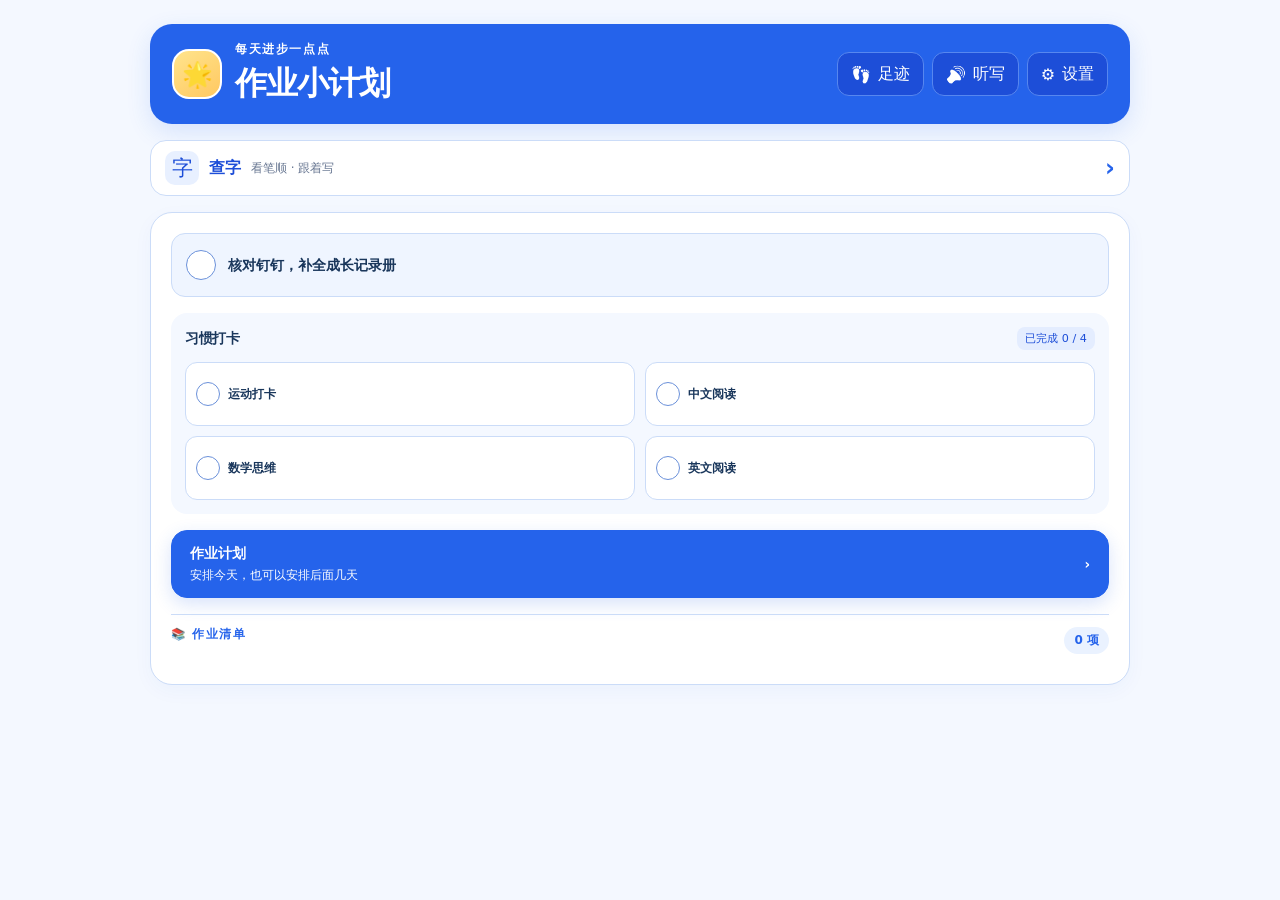
<file: web/index.html>
<!doctype html>
<html lang="zh-CN">
<head>
  <meta charset="utf-8">
  <meta name="viewport" content="width=device-width, initial-scale=1">
  <meta name="theme-color" content="#f4f8ff">
  <title>作业小计划</title>
  <link rel="stylesheet" href="styles.css">
  <link rel="stylesheet" href="home-theme.css?v=20260914-warm-launch">
</head>
<body>
  <main class="app-shell" id="mainPage">
    <header class="topbar">
      <div class="brand">
        <span class="brand-mascot" aria-hidden="true">🌟</span>
        <div>
          <p class="eyebrow">每天进步一点点</p>
          <h1>作业小计划</h1>
        </div>
      </div>
      <div class="topbar-actions">
        <button class="icon-button quiet-top-entry" id="openHistoryButton" type="button" aria-label="成长足迹">
          <span aria-hidden="true">👣</span>
          <span>足迹</span>
        </button>
        <button class="icon-button dictation-top-entry" id="openDictationButton" type="button" aria-label="听写练习">
          <span aria-hidden="true">🔊</span>
          <span>听写</span>
        </button>
        <button class="icon-button" id="settingsButton" type="button" aria-label="设置" aria-controls="settingsPage">
          <span aria-hidden="true">⚙</span>
          <span>设置</span>
        </button>
      </div>
    </header>

    <button class="home-lookup-entry" id="homeLookupButton" type="button" aria-controls="hanziLookupModal">
      <span class="lookup-entry-mark" aria-hidden="true">字</span><strong>查字</strong><span>看笔顺 · 跟着写</span><b aria-hidden="true">›</b>
    </button>

    <button class="historical-date-notice" id="historicalDateNotice" type="button" hidden>
      <span>正在查看</span>
      <strong id="historicalDateLabel"></strong>
      <small>回到今天</small>
    </button>

    <section class="card record-card">
      <div class="section-heading" hidden>
        <div>
          <p class="section-kicker">🚀 今日小目标</p>
          <h2 id="recordHeading">今天进行到哪里了？</h2>
        </div>
      </div>

      <div class="prep-grid single">
        <button class="prep-check" id="ledgerButton" type="button" aria-pressed="false">
          <span class="check-mark" aria-hidden="true">✓</span>
          <span>
            <strong id="ledgerTitle">核对钉钉，补全成长记录册</strong>
            <small id="ledgerStatus" hidden></small>
          </span>
        </button>
      </div>

      <section class="daily-checkins" aria-labelledby="dailyCheckinsTitle">
        <div class="daily-checkins-heading">
          <h2 id="dailyCheckinsTitle">习惯打卡</h2>
          <small id="dailyCheckinsSummary">已完成 0 / 4</small>
        </div>
        <div class="daily-checkins-grid">
          <button class="daily-required-card" id="sportCard" type="button" aria-pressed="false">
            <span class="check-mark" aria-hidden="true">✓</span>
            <span class="daily-required-copy"><strong>运动打卡</strong></span>
          </button>
          <button class="daily-required-card" id="readingButton" type="button" aria-pressed="false">
            <span class="check-mark" aria-hidden="true">✓</span>
            <span class="daily-required-copy"><strong>中文阅读</strong></span>
          </button>
          <button class="daily-required-card" id="mathThinkingButton" type="button" aria-pressed="false">
            <span class="check-mark" aria-hidden="true">✓</span>
            <span class="daily-required-copy"><strong>数学思维</strong></span>
          </button>
          <button class="daily-required-card" id="englishReadingButton" type="button" aria-pressed="false">
            <span class="check-mark" aria-hidden="true">✓</span>
            <span class="daily-required-copy"><strong>英文阅读</strong></span>
          </button>
        </div>
      </section>

      <button class="card settings-page-entry holiday-home-entry" id="holidayPlanEntry" type="button" hidden></button>
      <details class="holiday-overdue" id="holidayOverdue" hidden><summary id="holidayOverdueSummary">之前未完成</summary><div id="holidayOverdueList"></div></details>
      <div class="task-panel" id="taskPanel" hidden>
        <div class="task-panel-heading" id="taskPanelHeading">
          <div>
            <p class="section-kicker">📚 作业清单</p>
            <h3 id="taskPanelTitle">我选一项，轻松开始！</h3>
            <p id="taskPanelHelp">我一次专心做一项，每完成一项都在前进！</p>
          </div>
          <strong id="taskSummary">0 项</strong>
        </div>

        <button class="task-entry-launcher" id="taskEntryLauncher" type="button" hidden>
          <span class="task-entry-launcher-icon" aria-hidden="true">✍️</span>
          <span class="task-entry-launcher-copy">
            <strong>录入作业</strong>
            <small id="taskEntryLauncherStatus">选择科目，输入作业</small>
          </span>
          <span class="task-entry-launcher-arrow" aria-hidden="true">›</span>
        </button>

        <div class="active-task-banner" id="activeTaskBanner" hidden>
          <span>✨ 正在专心完成</span>
          <strong id="activeTaskTitle"></strong>
          <small id="activeTaskTime"></small>
        </div>

        <div class="task-list" id="taskList"></div>
        <div class="empty-task-list" id="emptyTaskList">还没有作业，点击“录入作业”开始。</div>
        <div class="task-list-footer" id="taskListFooter">
          <span id="taskConfirmHint">录入后先核对，避免漏掉作业。</span>
          <div class="task-footer-actions">
            <button class="primary-button compact-button" id="taskOrderButton" type="button" hidden>选择作业顺序</button>
            <button class="secondary-button" id="confirmTaskListButton" type="button" hidden>修改计划</button>
            <button class="secondary-button" id="supplementTaskButton" type="button" hidden>＋ 补加作业</button>
          </div>
        </div>

        <div class="day-result" id="dayResult" hidden>
          <div>
            <span>完成结算</span>
            <strong id="resultLabel">8:30 及以前</strong>
          </div>
          <b id="resultAmount">+ ¥1.50</b>
        </div>
      </div>

      <button class="weekend-plan-entry" id="weekendPlanEntry" type="button" hidden>
        <span class="weekend-plan-entry-icon" aria-hidden="true">🗓️</span>
        <span class="weekend-plan-entry-copy">
          <strong id="weekendPlanEntryTitle">查看三天作业计划</strong>
          <small id="weekendPlanEntryStatus">给作业选择周五、周六或周日</small>
        </span>
        <span class="weekend-plan-entry-arrow" aria-hidden="true">›</span>
      </button>

      <div class="record-actions daily-extras" hidden>
        <button class="text-button danger" id="resetDayButton" type="button">清除当天记录</button>
      </div>
    </section>

  </main>

  <section class="app-shell history-page" id="historyPage" aria-labelledby="historyPageTitle" hidden>
    <header class="history-page-header">
      <button class="history-back-button" id="closeHistoryButton" type="button" aria-label="返回今日任务">‹</button>
      <div>
        <p class="eyebrow">🌈 每一步都算数</p>
        <h1 id="historyPageTitle">成长足迹</h1>
        <p class="hero-cheer">回头看看，我已经完成了很多关。</p>
      </div>
      <button class="secondary-button history-manage-button" id="historyManageButton" type="button" aria-pressed="false">管理记录</button>
    </header>
    <section class="summary-card" aria-labelledby="balanceLabel">
      <div class="summary-main">
        <p id="balanceLabel">我的成长能量 ⭐</p>
        <p class="balance" id="balance">¥ 0.00</p>
        <p class="period" id="periodLabel">全部成长记录</p>
      </div>
      <div class="summary-stats">
        <div>
          <strong id="recordDays">0</strong>
          <span>认真完成</span>
        </div>
        <div>
          <strong id="rewardDays">0</strong>
          <span>收获奖励</span>
        </div>
        <div>
          <strong id="deductionTotal">¥0.00</strong>
          <span>扣减合计</span>
        </div>
      </div>
    </section>
    <section class="card weekly-review-card" aria-labelledby="weeklyReviewTitle">
      <div class="section-heading compact">
        <div>
          <p class="section-kicker">本周计划复盘</p>
          <h2 id="weeklyReviewTitle">看看时间估得准不准</h2>
        </div>
        <strong id="weeklyReviewRange"></strong>
      </div>
      <div class="weekly-review-grid">
        <div><span>按计划完成</span><strong id="weeklyPlanDays">0 天</strong></div>
        <div><span>预计用时</span><strong id="weeklyEstimatedTime">0 分钟</strong></div>
        <div><span>实际用时</span><strong id="weeklyActualTime">0 分钟</strong></div>
      </div>
      <p id="weeklyReviewInsight">完成几项作业后，我就能更了解自己的时间。</p>
    </section>
    <section class="card history-card">
      <div class="section-heading compact">
        <div>
          <p class="section-kicker">最近记录</p>
          <h2>看看最近的进步</h2>
        </div>
      </div>
      <div id="historyList" class="history-list"></div>
      <div id="emptyState" class="empty-state">
        <span aria-hidden="true">✓</span>
        <p>新的成长旅程要开始啦</p>
        <small>完成第一份作业清单后，这里会留下我的进步。</small>
      </div>
    </section>
  </section>

  <section class="app-shell dictation-page" id="dictationPage" aria-labelledby="dictationPageTitle" hidden>
    <header class="history-page-header">
      <button class="history-back-button" id="closeDictationButton" type="button" aria-label="返回今日任务">‹</button>
      <div>
        <p class="eyebrow">🔊 四上语文词语表</p>
        <h1 id="dictationPageTitle">听写练习</h1>
        <p class="hero-cheer">我选好课程，放下手机，认真听写。</p>
      </div>
    </header>

    <section class="card dictation-card">
      <div class="dictation-lesson-row">
        <label for="dictationLessonSelect">
          <span>选择课程</span>
          <select id="dictationLessonSelect"></select>
        </label>
        <strong id="dictationLessonCount">0 个词语</strong>
      </div>
      <div class="dictation-lesson-navigation" aria-label="切换听写课程">
        <button class="secondary-button" id="previousDictationLessonButton" type="button">← 上一课</button>
        <button class="secondary-button" id="nextDictationLessonButton" type="button">下一课 →</button>
      </div>

      <div class="dictation-word-bank" id="dictationWordBank">
        <div class="dictation-section-heading">
          <div>
            <p class="section-kicker">本课词语</p>
            <h2 id="dictationLessonTitle">第1课</h2>
          </div>
          <small>请先为本课每个词清楚地录制一遍；内置词语不可删除</small>
        </div>
        <div class="dictation-words" id="dictationWords"></div>
        <div class="dictation-add-row">
          <input id="dictationWordInput" type="text" maxlength="200" placeholder="添加词语，多个词语可用空格或顿号分开">
          <button class="secondary-button" id="addDictationWordsButton" type="button">添加词语</button>
        </div>
      </div>

      <div class="dictation-hidden-words" id="dictationHiddenWords" hidden>
        <span aria-hidden="true">🙈</span>
        <strong>词语已经藏起来了</strong>
        <small>我专心听，不偷看，写完再核对。</small>
      </div>

      <div class="dictation-practice">
        <div class="dictation-practice-copy">
          <p class="section-kicker">听写进度</p>
          <h2 id="dictationStatus">准备好后开始听写</h2>
          <p id="dictationTimingHint">每条人工录音连续播放两遍；两遍间隔1秒，四字词后停3秒，其余词语停2秒。</p>
        </div>
        <div class="dictation-progress-row">
          <div class="dictation-progress-track" role="progressbar" aria-valuemin="0" aria-valuemax="100" aria-valuenow="0" id="dictationProgress">
            <i id="dictationProgressFill"></i>
          </div>
          <strong id="dictationProgressText">0 / 0</strong>
        </div>
        <div class="dictation-actions">
          <button class="primary-button" id="startDictationButton" type="button">开始听写</button>
          <button class="secondary-button danger-action" id="stopDictationButton" type="button" hidden>停止听写</button>
        </div>
      </div>
    </section>
  </section>

  <section class="app-shell settings-page" id="settingsPage" aria-labelledby="settingsPageTitle" hidden>
    <header class="history-page-header">
      <button class="history-back-button" id="closeSettingsButton" type="button" aria-label="返回今日任务">‹</button>
      <div>
        <h1 id="settingsPageTitle">设置</h1>
      </div>
    </header>

    <div class="settings-date-shortcut">
      <label for="recordDate">查看日期</label>
      <input id="recordDate" type="date" aria-label="记录日期">
      <button class="text-button bordered settings-today-button" id="todayButton" type="button">今天</button>
    </div>

    <button class="card settings-page-entry" id="openKeywordSettingsButton" type="button">
      <span>作业关键词</span><span class="settings-entry-arrow" aria-hidden="true">›</span>
    </button>
    <button class="card settings-page-entry" id="openHolidaySettingsButton" type="button"><span>假期设置</span><span class="settings-entry-arrow" aria-hidden="true">›</span></button>
    <button class="card settings-page-entry" id="openAlarmSettingsButton" type="button" aria-controls="alarmSettingsPage"><span>休息结束提醒</span><span class="settings-entry-arrow" aria-hidden="true">›</span></button>
    <button class="card settings-page-entry" id="openBackupSettingsButton" type="button" aria-controls="backupSettingsPage"><span>数据备份</span><span class="settings-entry-arrow" aria-hidden="true">›</span></button>
  </section>

  <section class="app-shell settings-page" id="alarmSettingsPage" aria-labelledby="alarmSettingsPageTitle" hidden>
    <header class="history-page-header">
      <button class="history-back-button" id="closeAlarmSettingsButton" type="button" aria-label="返回设置">‹</button>
      <h1 id="alarmSettingsPageTitle">休息结束提醒</h1>
    </header>
    <section class="card settings-card alarm-settings-card" aria-label="提示音设置">
      <div class="alarm-record-actions">
        <button class="primary-button" id="recordAlarmButton" type="button">🎙 开始录音</button>
        <button class="secondary-button" id="previewAlarmButton" type="button">🔊 试听</button>
        <button class="text-button danger" id="resetAlarmButton" type="button" hidden>恢复默认</button>
      </div>
      <small class="alarm-record-hint" id="alarmRecordHint" hidden></small>
    </section>
  </section>

  <section class="app-shell settings-page" id="backupSettingsPage" aria-labelledby="backupSettingsPageTitle" hidden>
    <header class="history-page-header">
      <button class="history-back-button" id="closeBackupSettingsButton" type="button" aria-label="返回设置">‹</button>
      <h1 id="backupSettingsPageTitle">数据备份</h1>
    </header>
    <section class="card settings-card" aria-label="备份与恢复">
      <div class="backup-actions">
        <button class="secondary-button" id="exportDataButton" type="button">导出备份</button>
        <button class="secondary-button" id="importDataButton" type="button">恢复备份</button>
        <input id="importDataInput" type="file" accept="application/json,.json" hidden>
      </div>
      <p class="settings-description">备份包含作业、计划、打卡、听写词语和作业关键词；提示音录音仅保存在当前设备。</p>
      <div class="backup-snapshot">
        <h2>导入前的数据</h2>
        <p class="settings-description" id="backupSnapshotStatus">每次导入前自动保存，只保留最近一份。</p>
        <button class="secondary-button" id="restoreSnapshotButton" type="button" disabled>恢复到上次导入前</button>
        <p class="settings-description">快照保存在本机。恢复后计时保持暂停，准备好再继续。</p>
      </div>
    </section>
  </section>

  <section class="app-shell settings-page" id="keywordSettingsPage" aria-labelledby="keywordSettingsPageTitle" hidden>
    <header class="history-page-header">
      <button class="history-back-button" id="closeKeywordSettingsButton" type="button" aria-label="返回设置">‹</button>
      <h1 id="keywordSettingsPageTitle">作业关键词</h1>
    </header>
    <section class="card settings-card keyword-settings-card" aria-label="管理作业关键词">
      <div class="keyword-settings-subjects" id="keywordSettingsSubjects" role="tablist" aria-label="选择关键词科目">
        <button type="button" data-keyword-settings-subject="语文" role="tab" aria-selected="true">语文</button>
        <button type="button" data-keyword-settings-subject="数学" role="tab" aria-selected="false">数学</button>
        <button type="button" data-keyword-settings-subject="英语" role="tab" aria-selected="false">英语</button>
        <button type="button" data-keyword-settings-subject="科学" role="tab" aria-selected="false">科学</button>
      </div>
      <div class="keyword-settings-list" id="keywordSettingsList"></div>
      <div class="keyword-settings-add">
        <input id="keywordSettingsInput" type="text" maxlength="12" placeholder="添加一个关键词" aria-label="添加作业关键词">
        <button class="primary-button compact-button" id="addKeywordButton" type="button">添加</button>
      </div>
      <p class="settings-description">隐藏后不会出现在录入页；删除内置词后，也可以随时重新添加。</p>
    </section>
  </section>

  <section class="app-shell settings-page" id="holidaySettingsPage" aria-labelledby="holidaySettingsTitle" hidden>
    <header class="history-page-header"><button class="history-back-button" id="holidaySettingsBack" type="button" aria-label="返回设置">‹</button><h1 id="holidaySettingsTitle">假期设置</h1></header>
    <div id="holidaySettingsList"></div>
    <form class="card settings-card holiday-config-form" id="holidayConfigForm">
      <h2 id="holidayConfigTitle">添加假期</h2>
      <label>假期名称<input id="holidayName" maxlength="30" required placeholder="例如：寒假"></label>
      <label>开始日期<input id="holidayStart" type="date" required></label>
      <label>结束日期<input id="holidayEnd" type="date" required></label>
      <label>安排日期<input id="holidayPlanDate" type="date" required></label>
      <small>安排日期默认为前一天；已有作业后保留假期日期，具体任务仍可改期。</small>
      <div class="holiday-actions"><button class="primary-button compact-button" type="submit">保存</button><button class="text-button" id="holidayConfigCancel" type="button" hidden>取消修改</button></div>
    </form>
  </section>
  <section class="task-entry-page" id="holidayPlanPage" aria-labelledby="holidayPlanTitle" hidden>
    <div class="task-entry-layout">
      <header class="holiday-plan-header">
        <button class="history-back-button" id="holidayPlanBack" type="button" aria-label="返回">‹</button><h1 id="holidayPlanTitle">作业计划</h1>
        <details class="plan-range-options" id="planRangeOptions">
          <summary id="planRangeSummary">只安排今天</summary>
          <div class="plan-range-content">
            <label id="planRangeStart" for="planDayCount">从今天起</label>
            <div class="plan-day-stepper">
              <button type="button" id="planDayDecrease" aria-label="减少一天">−</button>
              <input id="planDayCount" type="number" min="1" max="366" step="1" value="1" inputmode="numeric" aria-label="安排天数，包含开始这一天" required><span>天</span>
              <button type="button" id="planDayIncrease" aria-label="增加一天">＋</button>
            </div>
            <button type="button" id="planApplyRange" class="primary-button compact-button">确定</button>
          </div>
        </details>
        <button class="primary-button compact-button" id="holidayConfirm" type="button">确定</button>
      </header>
      <div class="holiday-short-days" id="holidayShortDays" role="group" aria-label="选择计划天数"></div>
      <div class="holiday-day-toolbar"><span id="holidayDaySummary"></span><button class="text-button bordered" id="planExportOpen" type="button">下载 / 打印</button><button class="text-button bordered" id="holidaySort" type="button">调整当天顺序</button><button class="text-button" id="holidaySortUndo" type="button" hidden>撤销一步</button><button class="text-button" id="holidaySortReset" type="button" hidden>清空重选</button></div>
      <div class="holiday-ledger-hint" id="holidayLedgerHint" hidden><span id="holidayLedgerText"></span><button class="text-button bordered" id="holidayCheckLedger" type="button">去核对</button></div>
      <div class="holiday-task-list" id="holidayTaskList"></div>
      <form class="task-entry-composer holiday-composer" id="holidayTaskForm">
        <div class="holiday-entry-options"><label>作业类型<select id="holidayRepeat"><option value="once">只做一次</option><option value="daily">每天都做</option></select></label><details id="holidayRepeatDates" hidden><summary>选择重复日期</summary><div id="holidayRepeatDateList"></div></details></div>
        <div class="task-keyword-suggestions" id="holidayKeywordSuggestions" aria-label="作业关键词" hidden></div>
        <div class="task-entry-input-row holiday-input-row">
          <div class="subject-picker" id="holidaySubjectPicker">
            <button class="subject-picker-button" id="holidaySubject" type="button" value="语文" data-subject="语文" aria-label="选择作业科目" aria-haspopup="true" aria-expanded="false" aria-controls="holidaySubjectOptions"><span id="holidaySubjectLabel">语文</span><span class="subject-picker-arrow" aria-hidden="true">▾</span></button>
            <div class="subject-tabs" id="holidaySubjectOptions" role="radiogroup" aria-label="选择作业科目" hidden>
              <button type="button" data-subject="语文" role="radio" aria-checked="true">语文</button>
              <button type="button" data-subject="数学" role="radio" aria-checked="false">数学</button>
              <button type="button" data-subject="英语" role="radio" aria-checked="false">英语</button>
              <button type="button" data-subject="科学" role="radio" aria-checked="false">科学</button>
            </div>
          </div>
          <textarea class="task-draft-input" id="holidayTaskTitle" rows="1" maxlength="120" placeholder="请输入一项作业…" aria-label="作业内容" required></textarea>
          <label class="task-entry-estimate" for="holidayTaskMinutes"><select id="holidayTaskMinutes" aria-label="新增作业预计用时"></select></label>
          <button class="add-task-icon-button" type="submit" aria-label="添加假期作业">＋</button>
        </div>
      </form>
    </div>
  </section>
  <dialog class="plan-export-dialog" id="planExportDialog" aria-labelledby="planExportTitle" aria-describedby="planExportHint">
    <h2 id="planExportTitle">下载 / 打印计划</h2>
    <label for="planExportScope">选择范围</label>
    <select id="planExportScope"><option value="day">当前一天</option><option value="range">整个计划范围</option></select>
    <p id="planExportSummary"></p>
    <p class="plan-export-hint" id="planExportHint">A4 纸张，按日期分页，包含科目、作业内容、预计用时和完成状态。</p>
    <p class="plan-export-status" id="planExportStatus" role="status" aria-live="polite"></p>
    <div class="holiday-actions"><button class="primary-button compact-button" id="planExportDownload" type="button">下载 PDF</button><button class="secondary-button" id="planExportPrint" type="button">打印</button><button class="text-button" id="planExportClose" type="button">关闭</button></div>
  </dialog>
  <div class="task-edit-modal" id="holidayTaskEdit" role="dialog" aria-modal="true" aria-labelledby="holidayEditTitle" hidden>
    <form class="task-edit-dialog settings-card" id="holidayTaskEditForm"><h2 id="holidayEditTitle">修改作业</h2><input id="holidayEditContent" maxlength="120" aria-label="作业内容" required><label class="holiday-edit-estimate" for="holidayEditMinutes"><span>预计用时</span><select id="holidayEditMinutes"></select></label><label id="holidayEditSeriesLabel"><input id="holidayEditSeries" type="checkbox" checked>同时修改之后未开始的同类作业</label><div class="holiday-actions"><button class="primary-button compact-button" type="submit">保存</button><button class="text-button" id="holidayEditCancel" type="button">取消</button></div></form>
  </div>
  <section class="task-entry-page" id="taskEntryPage" aria-label="录入作业" hidden>
    <div class="task-entry-layout" id="taskEntryLayout">
      <div class="task-entry-actionbar">
        <button class="task-entry-close" id="taskEntryCloseButton" type="button" aria-label="返回今日任务">‹</button>
        <button class="text-button" id="taskEntryOrderButton" type="button">调整顺序</button>
        <button class="primary-button compact-button task-entry-confirm" id="taskEntryConfirmButton" type="button" disabled>确定</button>
      </div>
      <div class="task-entry" id="taskEntry">
        <div class="task-plan-days" id="taskEntryDays" role="group" aria-label="查看日期" hidden></div>
        <div class="task-entry-empty" id="taskEntryEmpty" hidden>
          <img src="assets/homework-entry-empty.png" alt="小朋友坐在书桌前写作业">
          <strong>开始录入作业吧</strong>
        </div>
        <section class="task-entry-pending" id="taskEntryPendingSection" aria-label="作业清单" hidden>
          <div class="task-entry-pending-list" id="taskEntryPendingList"></div>
        </section>
        <div class="task-entry-feedback-row">
          <button class="task-entry-undo" id="taskEntryUndoDeleteButton" type="button" hidden>↶ 撤销刚才删除</button>
        </div>
        <section class="task-order-panel" id="taskOrderModal" aria-label="调整作业顺序" hidden>
          <h2 id="taskOrderTitle" tabindex="-1" aria-live="polite">第 1 项，我选……</h2>
          <div class="order-day-tabs" id="taskOrderDays" aria-label="选择日期"></div>
          <div class="order-choice-list" id="taskOrderChoices"></div>
          <div class="order-secondary-actions">
            <button class="text-button" id="taskOrderCloseButton" type="button">返回录入</button>
            <button class="text-button bordered" id="taskOrderUndoButton" type="button">撤销上一步</button>
            <button class="text-button" id="taskOrderResetButton" type="button">清空重选</button>
          </div>
          <button class="text-button bordered" id="taskOrderConfirmButton" type="button" hidden>选择下一天</button>
        </section>
        <div class="task-entry-composer" id="taskEntryComposer">
          <div class="task-keyword-suggestions" id="taskKeywordSuggestions" aria-label="当前科目的快捷关键词" hidden></div>
          <div class="task-entry-input-row">
            <div class="subject-picker" id="subjectPicker">
              <button class="subject-picker-button" id="subjectPickerButton" type="button" data-subject="语文" aria-haspopup="true" aria-expanded="false"><span id="subjectPickerLabel">语文</span><span class="subject-picker-arrow" aria-hidden="true">▾</span></button>
              <div class="subject-tabs" id="subjectTabs" role="radiogroup" aria-label="选择作业科目" hidden>
                <button type="button" data-subject="语文" role="radio" aria-checked="true">语文</button>
                <button type="button" data-subject="数学" role="radio" aria-checked="false">数学</button>
                <button type="button" data-subject="英语" role="radio" aria-checked="false">英语</button>
                <button type="button" data-subject="科学" role="radio" aria-checked="false">科学</button>
              </div>
            </div>
            <textarea class="task-draft-input" id="taskDraft" rows="1" maxlength="500" aria-label="作业内容" aria-describedby="taskDraftError" aria-invalid="false" placeholder="请输入一项作业…"></textarea>
            <label class="task-entry-estimate" for="taskEntryEstimate"><select id="taskEntryEstimate" aria-label="新增作业预计用时"></select></label>
            <button class="add-task-icon-button" id="addTasksButton" type="button" aria-label="加入语文作业" title="加入语文作业">＋</button>
          </div>
          <small class="task-draft-error" id="taskDraftError" role="alert" hidden>请先输入作业内容</small>
        </div>
      </div>
    </div>
  </section>

  <div class="weekend-plan-modal" id="weekendPlanModal" role="dialog" aria-modal="true" aria-labelledby="weekendPlannerTitle" hidden>
    <div class="weekend-plan-dialog">
      <button class="focus-close" id="weekendPlanCloseButton" type="button" aria-label="关闭三天作业安排">×</button>
      <div class="weekend-task-planner" id="weekendTaskPlanner" hidden>
        <div class="task-panel-heading">
          <div>
            <p class="section-kicker" id="weekendPlannerKicker">周五安排</p>
            <h3 id="weekendPlannerTitle">给每项作业安排完成日期</h3>
            <p id="weekendPlannerHelp">默认安排在周六；挑一部分放到今天完成，其余再分到周末。</p>
          </div>
          <strong id="weekendPlanSummary">尚未保存</strong>
        </div>
        <div class="weekend-task-plan-list" id="weekendTaskPlanList"></div>
        <div class="task-list-footer">
          <span id="weekendPlanHint">确认作业清单后再安排。</span>
          <button class="primary-button compact-button" id="saveWeekendTaskPlanButton" type="button">保存周末安排</button>
        </div>
        <div class="day-result" id="weekendResult" hidden>
          <div><span>周末结算</span><strong id="weekendResultLabel"></strong></div>
          <b id="weekendResultAmount"></b>
        </div>
        <button class="text-button danger" id="weekendPenaltyButton" type="button" hidden>周日结束仍未完成</button>
      </div>
    </div>
  </div>

  <div class="pending-order-modal" id="pendingOrderModal" role="dialog" aria-modal="true" aria-labelledby="pendingOrderTitle" hidden>
    <div class="pending-order-dialog">
      <div class="pending-order-heading">
        <button class="text-button" id="pendingOrderCloseButton" type="button">取消</button>
        <h2 id="pendingOrderTitle">调整未开始顺序</h2>
        <button class="primary-button" id="pendingOrderSaveButton" type="button" disabled>确定</button>
      </div>
      <p class="pending-order-hint" id="pendingOrderHint" aria-live="polite">按先后点选作业</p>
      <div class="order-choice-list" id="pendingOrderList"></div>
      <p class="field-error" id="pendingOrderError" role="alert" hidden></p>
      <div class="order-secondary-actions">
        <button class="text-button bordered" id="pendingOrderUndoButton" type="button">撤销上一步</button>
        <button class="text-button" id="pendingOrderResetButton" type="button">清空重选</button>
      </div>
    </div>
  </div>

  <div class="task-edit-modal" id="taskEditModal" role="dialog" aria-modal="true" aria-labelledby="taskEditTitle" hidden>
    <div class="task-edit-dialog">
      <button class="focus-close" id="taskEditCloseButton" type="button" aria-label="关闭作业修改">×</button>
      <p class="section-kicker">修改作业</p>
      <h2 id="taskEditTitle">修改当前作业</h2>
      <label class="task-edit-field">
        <span>作业内容</span>
        <textarea id="taskEditInput" rows="2" maxlength="120"></textarea>
      </label>
      <label class="task-edit-field">
        <span>预计用时</span>
        <select id="taskEditEstimate">
          <option value="5">5 分钟</option>
          <option value="10">10 分钟</option>
          <option value="15">15 分钟</option>
          <option value="20">20 分钟</option>
          <option value="30">30 分钟</option>
          <option value="35">35 分钟</option>
          <option value="40">40 分钟</option>
          <option value="45">45 分钟</option>
          <option value="50">50 分钟</option>
          <option value="60">60 分钟</option>
        </select>
      </label>
      <div class="task-edit-actions">
        <button class="secondary-button" id="taskEditCancelButton" type="button">取消</button>
        <button class="primary-button" id="taskEditSaveButton" type="button">保存修改</button>
      </div>
    </div>
  </div>

  <div class="focus-modal" id="focusModal" role="dialog" aria-modal="true" aria-labelledby="focusModalTitle" hidden>
    <div class="focus-dialog">
      <div class="focus-header">
        <p class="section-kicker">专注计时中</p>
        <div class="focus-overall-progress task-progress-row" role="group" aria-label="今日作业整体进度">
          <span class="task-progress-counts" id="focusOverallCounts" title="已完成 0 项，共 0 项" aria-hidden="true"><b id="focusOverallDone">0</b><span>/</span><b id="focusOverallTotal">0</b></span>
          <div class="task-progress-track" id="focusProgressBar" role="progressbar" aria-label="今日作业完成进度" aria-valuemin="0" aria-valuemax="1" aria-valuenow="0">
            <span id="focusProgressFill"></span>
          </div>
          <span class="task-progress-time">预计还需 <strong id="focusOverallTime">0 分钟</strong></span>
        </div>
      </div>
      <span class="focus-subject" id="focusModalSubject">语文</span>
      <h2 id="focusModalTitle" tabindex="-1">当前作业</h2>
      <div class="focus-clock" id="focusModalElapsed">00 : 00</div>
      <div class="focus-estimate-card">
        <span>预计用时 <strong id="focusModalEstimate">15 分钟</strong></span>
        <b id="focusModalComparison">距估时约 15 分钟</b>
      </div>
      <div class="focus-start-row"><span>开始时间</span><strong id="focusModalStartedAt">--:--</strong></div>
      <div class="focus-dialog-actions">
        <button class="secondary-button" id="focusPauseButton" type="button">休息一下</button>
        <button class="primary-button" id="focusCompleteButton" type="button">完成这项</button>
      </div>
      <button class="focus-skip-button" id="focusSkipButton" type="button">跳过，开始下一项</button>
      <div class="focus-extra-actions">
        <button class="text-button" id="focusLookupButton" type="button" aria-controls="hanziLookupModal">查字 · 看笔顺</button>
        <button class="text-button supplement-entry" id="focusSupplementButton" type="button" hidden>＋ 补加作业</button>
      </div>
      <button class="text-button pending-order-entry" id="focusPendingOrderButton" type="button" hidden>调整未开始顺序</button>
    </div>
  </div>

  <div class="focus-modal" id="startPlanModal" role="dialog" aria-modal="true" aria-labelledby="startPlanTitle" hidden>
    <div class="focus-dialog start-plan-dialog">
      <div class="start-plan-header">
        <button class="focus-close" id="startPlanCloseButton" type="button" aria-label="关闭开始安排">×</button>
        <div class="focus-overall-progress task-progress-row" role="group" aria-label="今日作业整体进度">
          <span class="task-progress-counts" id="startPlanOverallCounts" title="已完成 0 项，共 0 项" aria-hidden="true"><b id="startPlanOverallDone">0</b><span>/</span><b id="startPlanOverallTotal">0</b></span>
          <div class="task-progress-track" id="startPlanProgressBar" role="progressbar" aria-label="今日作业完成进度" aria-valuemin="0" aria-valuemax="1" aria-valuenow="0">
            <span id="startPlanProgressFill"></span>
          </div>
          <span class="task-progress-time">预计还需 <strong id="startPlanOverallTime">0 分钟</strong></span>
        </div>
      </div>
      <h2 id="startPlanTitle">我准备什么时候开始？</h2>
      <div class="start-plan-task">
        <span class="start-plan-subject" id="startPlanSubject"></span>
        <strong id="startPlanTask"></strong>
        <span id="startPlanTaskLabel" hidden></span>
      </div>
      <div id="startPlanOptions">
        <div class="start-plan-shortcuts" role="group" aria-label="快捷选择开始时间">
          <button id="startPlanFiveMinutesButton" type="button" aria-pressed="false">5分钟后</button>
          <button id="startPlanTenMinutesButton" type="button" aria-pressed="false">10分钟后</button>
        </div>
        <div class="start-plan-time-row">
          <label for="startPlanTime">开始时间</label>
          <input id="startPlanTime" type="time">
          <button id="saveStartPlanButton" type="button">现在开始</button>
        </div>
      </div>
      <div class="start-plan-countdown" id="startPlanCountdownPanel" hidden>
        <span class="start-plan-clock-label">距离开始还有</span>
        <div class="start-plan-clock" id="startPlanCountdown">05 : 00</div>
        <p id="startPlanScheduledTime"></p>
        <div class="start-plan-actions">
          <button class="secondary-button" id="adjustStartPlanButton" type="button">重新选时间</button>
          <button class="primary-button" id="startPlannedTaskButton" type="button">我准备好了，开始第一项</button>
        </div>
      </div>
      <button class="focus-skip-button" id="skipPausedTaskButton" type="button" hidden>跳过，开始下一项</button>
      <button class="text-button supplement-entry" id="startPlanSupplementButton" type="button" hidden>＋ 补加作业</button>
    </div>
  </div>

  <div class="focus-modal" id="breakChoiceModal" role="dialog" aria-modal="true" aria-labelledby="breakChoiceTitle" hidden>
    <div class="focus-dialog break-choice-dialog">
      <button class="focus-close" id="breakChoiceCloseButton" type="button" aria-label="关闭休息安排">×</button>
      <h2 id="breakChoiceTitle">休息多久？</h2>
      <div class="break-choice-task"><span>回来后做</span><strong id="breakChoiceNextTask"></strong></div>
      <div class="break-quick-actions">
        <button class="secondary-button" type="button" data-break-kind="break" data-break-minutes="5">5分钟</button>
        <button class="secondary-button" type="button" data-break-kind="break" data-break-minutes="10">10分钟</button>
        <button class="secondary-button" type="button" data-break-kind="break" data-break-minutes="15">15分钟</button>
      </div>
      <div class="break-return-row">
        <label for="breakReturnTime">回来时间</label>
        <input id="breakReturnTime" type="time">
        <button class="secondary-button" id="startTimedBreakButton" type="button" aria-label="确定回来时间，开始休息倒计时">确定</button>
      </div>
      <button class="text-button break-start-now" id="startNextTaskNowButton" type="button">不休息，开始下一项</button>
    </div>
  </div>

  <div class="focus-modal" id="breakTimerModal" role="dialog" aria-modal="true" aria-labelledby="breakTimerTitle" hidden>
    <div class="focus-dialog break-timer-dialog">
      <h2 id="breakTimerTitle" hidden>休息倒计时</h2>
      <div class="break-rest-dial">
        <span class="break-pause-mark" aria-hidden="true"><i></i><i></i></span>
        <div class="break-clock" id="breakCountdown" role="timer" aria-label="休息剩余时间">05 : 00</div>
        <p class="break-planned-return" id="breakPlannedReturn">19:10 回来</p>
      </div>
      <p class="break-task-estimate" id="breakTaskEstimate"></p>
      <div class="break-next-task scheduled-task" id="breakTimerTaskCard" data-subject="语文"><span>回来后做</span><strong id="breakTimerNextTask"></strong></div>
      <div class="focus-dialog-actions break-timer-actions">
        <button class="secondary-button" id="extendBreakButton" type="button">再休息 3 分钟</button>
        <button class="primary-button" id="startNextTaskButton" type="button">现在开始</button>
      </div>
      <button class="text-button break-cancel-button" id="cancelBreakButton" type="button">取消这次提醒</button>
      <button class="text-button supplement-entry" id="breakSupplementButton" type="button" hidden>＋ 补加作业</button>
    </div>
  </div>

  <div class="task-edit-modal supplement-modal" id="supplementModal" role="dialog" aria-modal="true" aria-labelledby="supplementTitle" aria-describedby="supplementHint" hidden>
    <div class="task-edit-dialog">
      <button class="focus-close" id="supplementCloseButton" type="button" aria-label="关闭补加作业">×</button>
      <h2 id="supplementTitle">补加作业</h2>
      <p class="supplement-hint" id="supplementHint">老师又布置作业啦？加到今天清单末尾。</p>
      <div class="supplement-options">
        <label class="task-edit-field"><span>科目</span><select id="supplementSubject"><option>语文</option><option>数学</option><option>英语</option><option>科学</option></select></label>
        <label class="task-edit-field"><span>预计用时</span><select id="supplementEstimate"></select></label>
      </div>
      <label class="task-edit-field"><span>作业内容</span><textarea id="supplementInput" rows="3" maxlength="120" placeholder="例如：完成练习册第 12 页" aria-describedby="supplementError"></textarea></label>
      <p class="supplement-error" id="supplementError" role="alert" hidden></p>
      <div class="task-edit-actions">
        <button class="secondary-button" id="supplementCancelButton" type="button">取消</button>
        <button class="primary-button" id="supplementSaveButton" type="button">加入今天清单</button>
      </div>
    </div>
  </div>

  <section class="hanzi-lookup-modal" id="hanziLookupModal" role="dialog" aria-modal="true" aria-label="查字、笔顺动画和跟写" hidden>
    <iframe id="hanziLookupFrame" title="查字、笔顺动画和跟写"></iframe>
  </section>

  <div class="completion-undo" id="completionUndoNotice" hidden>
    <span id="completionUndoMessage" role="status" aria-live="polite"></span>
    <button id="undoCompletionButton" type="button">撤销</button>
  </div>
  <div class="toast" id="toast" role="status" aria-live="polite"></div>
  <script src="holiday-plans.js"></script>
  <script src="study-plans.js"></script>
  <script src="vendor/pdf-lib-1.17.1.min.js"></script>
  <script src="plan-export.js"></script>
  <script src="holiday-ui.js"></script>
  <script src="app.js"></script>
  <script src="hanzi-entry.js"></script>
</body>
</html>
</file>
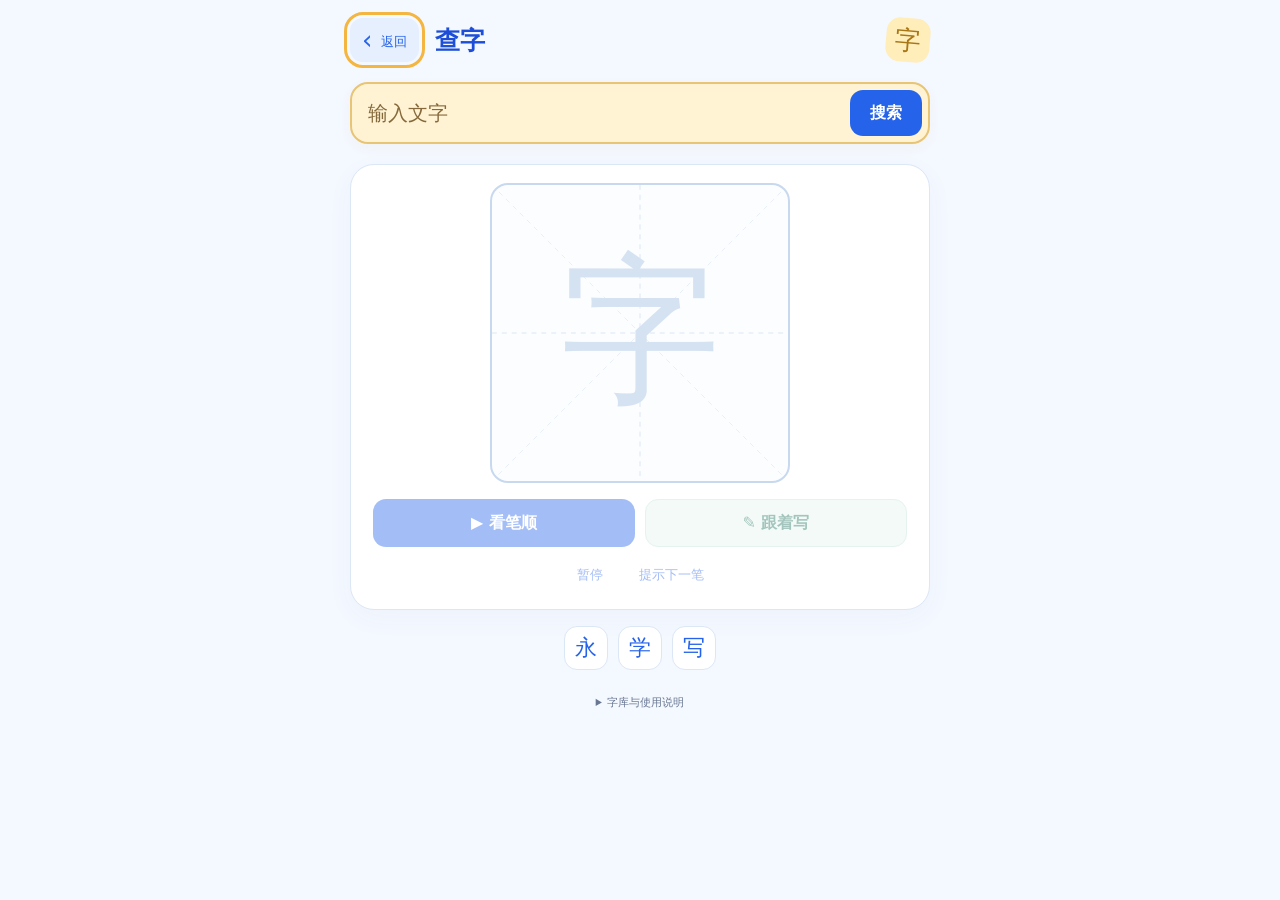
<file: web/hanzi/index.html>
<!doctype html>
<html lang="zh-CN">
<head>
  <meta charset="utf-8">
  <meta name="viewport" content="width=device-width, initial-scale=1, viewport-fit=cover">
  <meta name="color-scheme" content="light">
  <title>查字 · 作业小计划</title>
  <link rel="stylesheet" href="lookup.css">
</head>
<body>
  <main class="lookup-shell">
    <header class="lookup-header">
      <button id="lookupBack" class="back-button" type="button" aria-label="返回作业">‹ <span>返回</span></button>
      <h1>查字</h1>
      <span class="header-mark" aria-hidden="true">字</span>
    </header>
    <form id="lookupForm" class="lookup-search" role="search" aria-label="查字">
      <label class="sr-only" for="lookupInput">要查的汉字或词语</label>
      <input id="lookupInput" type="text" maxlength="48" placeholder="输入文字" autocomplete="off" enterkeyhint="search">
      <button class="primary" type="submit">搜索</button>
    </form>
    <div id="lookupCharacters" class="character-choices" role="group" aria-label="选择要看的字" hidden></div>
    <section class="writing-card" aria-label="汉字笔顺和跟写">
      <div class="character-heading" hidden><h2 id="lookupCharacter"></h2><span id="lookupStrokeCount"></span></div>
      <div id="lookupBoard" class="writing-board">
        <svg class="grid-lines" viewBox="0 0 300 300" aria-hidden="true"><path d="M150 0V300M0 150H300"/><path class="diagonal" d="M0 0L300 300M300 0L0 300"/></svg>
        <div id="lookupCanvas" role="img" aria-label="汉字书写区域"></div>
        <span id="lookupPlaceholder" class="board-placeholder" aria-hidden="true">字</span>
      </div>
      <p id="lookupStatus" class="lookup-status" role="status" aria-live="polite"></p>
      <progress id="lookupPracticeProgress" value="0" max="1" aria-label="跟写进度" hidden></progress>
      <div class="writing-actions">
        <button id="lookupAnimate" class="primary" type="button" disabled>▶ 看笔顺</button>
        <button id="lookupPractice" class="secondary" type="button" disabled>✎ 跟着写</button>
      </div>
      <div class="writing-secondary">
        <button id="lookupPause" type="button" disabled>暂停</button>
        <button id="lookupHint" type="button" disabled>提示下一笔</button>
      </div>
    </section>
    <div id="lookupExamples" class="example-characters" aria-label="常用字"><button type="button" data-character="永">永</button><button type="button" data-character="学">学</button><button type="button" data-character="写">写</button></div>
    <details class="lookup-credits">
      <summary>字库与使用说明</summary>
      <p id="lookupCoverage"></p>
      <p>笔顺演示与跟写由 Hanzi Writer 提供。笔画资料来自 Make Me a Hanzi / hanzi-writer-data。</p>
      <p>字库版权 © 1999 Arphic Technology Co., Ltd.，按 ARPHIC PUBLIC LICENSE 提供，不附带保证；可按许可复制、修改和分发。</p>
      <button id="lookupLicenseButton" type="button" aria-expanded="false" aria-controls="lookupLicenses">查看许可说明</button>
      <div id="lookupLicenses" hidden><iframe title="字库许可" data-src="licenses/ARPHICPL.TXT"></iframe><iframe title="笔顺组件许可" data-src="licenses/HANZI-WRITER-LICENSE.txt"></iframe></div>
    </details>
  </main>
  <script src="vendor/hanzi-writer.min.js"></script>
  <script src="catalog.js"></script>
  <script src="lookup.js"></script>
</body>
</html>
</file>
<file: web/styles.css>
:root {
  color-scheme: light;
  --page: #f4f8ff;
  --surface: #ffffff;
  --ink: #24324a;
  --muted: #687792;
  --line: #dce7f5;
  --blue: #2563eb;
  --blue-dark: #1d4ed8;
  --blue-light: #3b82f6;
  --blue-rgb: 37, 99, 235;
  --green: var(--blue);
  --green-soft: #eaf2ff;
  --green-bright: #dceaff;
  --amber: #ee9b21;
  --amber-soft: #fff2cf;
  --red: #dd5868;
  --red-soft: #ffebee;
  --shadow: 0 12px 30px rgba(67, 108, 168, 0.08);
  font-family: "Microsoft YaHei UI", "PingFang SC", "Microsoft YaHei", system-ui, -apple-system, sans-serif;
}

* { box-sizing: border-box; }

body {
  margin: 0;
  min-width: 320px;
  min-height: 100vh;
  color: var(--ink);
  background: radial-gradient(circle at 6% 0%, rgba(255, 224, 125, .3), transparent 15rem), var(--page);
}

button, input { font: inherit; }
button { -webkit-tap-highlight-color: transparent; }
.daily-extras[hidden], .section-heading[hidden] { display: none; }

.app-shell {
  width: min(980px, calc(100% - 32px));
  margin: 0 auto;
  padding: 36px 0 28px;
}

.topbar,
.section-heading,
.settings-row,
.record-actions {
  display: flex;
  align-items: center;
}

.topbar { justify-content: space-between; margin-bottom: 22px; }
.topbar-actions { display: flex; gap: 8px; align-items: center; }
.home-lookup-entry { display: flex; align-items: center; gap: 10px; width: 100%; min-height: 54px; margin-bottom: 14px; padding: 8px 14px; border: 1px solid var(--line); border-radius: 16px; background: #fff; color: var(--ink); text-align: left; cursor: pointer; }
.home-lookup-entry > span:not(.lookup-entry-mark) { color: var(--muted); font-size: .75rem; }
.home-lookup-entry > b { margin-left: auto; color: var(--green); font-size: 1.5rem; }
.lookup-entry-mark { display: grid; place-items: center; width: 34px; height: 34px; border-radius: 10px; color: #997019; background: #ffedba; font-size: 1.3rem; }
.focus-extra-actions { display: flex; justify-content: center; align-items: center; gap: 8px; margin-top: 8px; }
.focus-extra-actions .text-button { flex: 1; min-height: 44px; margin: 0; padding: 6px; font-size: .76rem; }
.hanzi-lookup-modal { position: fixed; inset: 0; z-index: 60; background: var(--page); }
.hanzi-lookup-modal[hidden] { display: none; }
.hanzi-lookup-modal iframe { display: block; width: 100%; height: 100%; border: 0; }
.brand { display: flex; min-width: 0; gap: 13px; align-items: center; }
.brand-mascot { display: grid; width: 50px; height: 50px; flex: 0 0 auto; border: 2px solid #fff; border-radius: 17px; place-items: center; background: linear-gradient(145deg, #ffe48c, #ffc861); box-shadow: 0 8px 18px rgba(224,159,46,.2); font-size: 1.55rem; transform: rotate(-4deg); }
.brand h1 { white-space: nowrap; }
.hero-cheer { margin: 5px 0 0; color: var(--muted); font-size: .78rem; }

.eyebrow,
.section-kicker {
  margin: 0 0 5px;
  color: var(--blue);
  font-size: 0.72rem;
  font-weight: 800;
  letter-spacing: 0.14em;
}

h1, h2, h3, p { margin-top: 0; }
h1 { margin-bottom: 0; color: var(--blue-dark); font-size: clamp(1.75rem, 4vw, 2.3rem); letter-spacing: -0.04em; }
h2 { margin-bottom: 0; font-size: 1.22rem; letter-spacing: -0.02em; }
h3 { margin-bottom: 0; }

.icon-button,
.small-button,
.text-button {
  border: 0;
  color: var(--green);
  background: transparent;
  cursor: pointer;
}

.icon-button {
  display: flex;
  gap: 7px;
  align-items: center;
  padding: 10px 13px;
  border: 1px solid var(--line);
  border-radius: 16px;
  background: rgba(255,255,255,.82);
  box-shadow: 0 7px 18px rgba(70,108,163,.08);
}

.quiet-top-entry {
  border-color: transparent;
  color: var(--muted);
  background: transparent;
  box-shadow: none;
}
.quiet-top-entry:hover { border-color: var(--line); background: rgba(255,255,255,.72); }

.settings-row { gap: 9px; }
.settings-row label { color: var(--muted); font-size: 0.85rem; white-space: nowrap; }
.settings-date-block { display: grid; gap: 3px; }
.settings-date-mode { color: var(--muted); font-size: .69rem; }
.settings-date-mode strong { color: #456ba8; }
.settings-today-button { padding: 7px 9px; }
.settings-today-button:disabled { opacity: .45; cursor: default; }
.settings-date-shortcut { display: flex; min-height: 42px; margin-bottom: 14px; padding: 5px 7px 5px 12px; border: 1px solid var(--line); border-radius: 13px; align-items: center; gap: 8px; color: var(--muted); background: rgba(255,255,255,.7); font-size: .72rem; }
.settings-date-shortcut input { min-width: 0; margin-left: auto; padding: 6px 8px; }
.backup-actions { display: flex; gap: 7px; }
.backup-actions button { min-width: 0; padding: 8px 12px; }
.backup-snapshot { margin-top: 18px; padding-top: 18px; border-top: 1px solid var(--line); }
.backup-snapshot h2 { margin: 0; font-size: .95rem; }
.backup-snapshot button:disabled { opacity: .45; cursor: default; }

input[type="date"] {
  border: 1px solid var(--line);
  border-radius: 11px;
  outline: none;
  color: var(--ink);
  background: #fff;
}

input[type="date"] { padding: 8px 10px; }
input:focus { border-color: var(--blue-light); box-shadow: 0 0 0 3px rgba(var(--blue-rgb), .12); }

.small-button {
  padding: 9px 15px;
  border-radius: 13px;
  color: #fff;
  background: var(--green);
}

.summary-card {
  position: relative;
  display: grid;
  grid-template-columns: 1.15fr 1fr;
  overflow: hidden;
  min-height: 210px;
  margin-bottom: 18px;
  border: 2px solid rgba(255,255,255,.72);
  border-radius: 29px;
  color: #f9fff9;
  background: linear-gradient(135deg, var(--blue) 0%, var(--blue-light) 52%, #47b8aa 100%);
  box-shadow: 0 20px 45px rgba(72, 125, 218, .22);
}
.summary-card::before { position: absolute; top: -34px; right: 12%; width: 115px; height: 115px; border: 22px solid rgba(255,226,123,.22); border-radius: 50%; content: ""; }
.summary-card::after { position: absolute; right: -35px; bottom: -45px; width: 145px; height: 145px; border-radius: 50%; content: ""; background: rgba(255,255,255,.09); }
.summary-card > * { position: relative; z-index: 1; }

.summary-main {
  display: flex;
  flex-direction: column;
  justify-content: center;
  padding: 34px 38px;
  background: radial-gradient(circle at 15% 12%, rgba(255,255,255,.18), transparent 13rem);
}

.summary-main > p:first-child { margin-bottom: 4px; color: rgba(255,255,255,.76); font-size: .92rem; }
.balance { margin-bottom: 6px; font-size: clamp(2.5rem, 8vw, 4.2rem); font-weight: 800; letter-spacing: -0.05em; }
.period { margin-bottom: 0; color: rgba(255,255,255,.82); font-size: .8rem; }
.summary-stats {
  display: grid;
  grid-template-columns: repeat(3, 1fr);
  align-items: center;
  padding: 24px 26px 24px 6px;
  background: rgba(30,80,160,.08);
}

.summary-stats div {
  display: flex;
  min-height: 70px;
  flex-direction: column;
  justify-content: center;
  align-items: center;
  border-left: 1px solid rgba(255,255,255,.16);
  text-align: center;
}

.summary-stats strong { font-size: 1.35rem; }
.summary-stats span { margin-top: 6px; color: rgba(255,255,255,.82); font-size: .72rem; }

.historical-date-notice {
  display: flex;
  width: 100%;
  min-height: 40px;
  margin: 0 0 10px;
  padding: 8px 12px;
  border: 1px solid #f1cf81;
  border-radius: 13px;
  align-items: center;
  gap: 7px;
  color: #765721;
  background: #fff8e7;
  font: inherit;
  font-size: .74rem;
  text-align: left;
  cursor: pointer;
}
.historical-date-notice[hidden] { display: none; }
.historical-date-notice strong { flex: 1; font-size: .78rem; }
.historical-date-notice small { color: var(--blue); font-weight: 800; }

.card {
  margin-bottom: 18px;
  padding: 24px;
  border: 1px solid rgba(220,231,245,.95);
  border-radius: 22px;
  background: rgba(255,255,255,.94);
  box-shadow: var(--shadow);
}

.weekend-card[hidden] { display: none; }
.weekend-range { margin: 5px 0 0; color: var(--muted); font-size: .78rem; }
.mode-badge { padding: 6px 10px; border-radius: 999px; color: var(--amber); background: var(--amber-soft); font-size: .7rem; font-weight: 750; white-space: nowrap; }
.weekend-checks { grid-template-columns: repeat(3, 1fr); }

.weekend-plan,
.weekend-progress {
  margin-top: 16px;
  padding: 19px;
  border: 1px solid var(--line);
  border-radius: 17px;
  background: #fff;
}
.weekend-plan-heading,
.weekend-progress-heading { display: flex; justify-content: space-between; align-items: flex-start; gap: 16px; }
.weekend-plan-heading h3,
.weekend-progress-heading h3 { font-size: 1rem; }
.weekend-plan-heading p { margin: 4px 0 0; color: var(--muted); font-size: .72rem; }
.weekend-plan-heading > strong { color: var(--green); font-size: .85rem; white-space: nowrap; }
.plan-fields { display: grid; grid-template-columns: repeat(4, 1fr); gap: 10px; margin: 15px 0 13px; }
.plan-fields label { color: var(--muted); font-size: .72rem; }
.plan-fields input { width: 100%; margin-top: 6px; padding: 9px 8px; }
.compact-button { min-width: 0; padding: 10px 16px; font-size: .84rem; }

.milestone-list { display: grid; grid-template-columns: repeat(3, 1fr); gap: 10px; margin: 17px 0; }
.milestone { display: flex; gap: 10px; align-items: center; padding: 13px; border: 1px solid var(--line); border-radius: 13px; background: var(--page); }
.milestone > span { display: grid; width: 28px; height: 28px; flex: 0 0 auto; border-radius: 50%; place-items: center; color: var(--muted); background: #fff; font-size: .76rem; font-weight: 800; }
.milestone > div { display: flex; min-width: 0; flex-direction: column; }
.milestone strong { font-size: .82rem; }
.milestone small { overflow: hidden; margin-top: 3px; color: var(--muted); font-size: .69rem; text-overflow: ellipsis; white-space: nowrap; }
.milestone.done { border-color: #9cbcf5; background: var(--green-soft); }
.milestone.done > span { color: #fff; background: var(--green); }
.milestone.failed { border-color: #dbafa9; background: var(--red-soft); }
.milestone.failed > span { color: #fff; background: var(--red); }

.section-heading { justify-content: space-between; gap: 16px; margin-bottom: 22px; }
.section-heading.compact { margin-bottom: 12px; }
.prep-grid {
  display: grid;
  grid-template-columns: repeat(2, 1fr);
  gap: 12px;
}
.prep-grid.single { grid-template-columns: 1fr; }
.daily-checkins { margin-top: 14px; }
.daily-checkins-heading { display: flex; align-items: center; justify-content: space-between; gap: 8px; margin-bottom: 8px; }
.daily-checkins-heading h2 { margin: 0; font-size: .85rem; }
.daily-checkins-heading small { color: var(--muted); font-size: .7rem; font-variant-numeric: tabular-nums; }
.daily-checkins-grid { display: grid; grid-template-columns: repeat(2, minmax(0, 1fr)); gap: 8px; }
.daily-required-card {
  display: flex;
  min-width: 0;
  min-height: 64px;
  padding: 10px;
  border: 1px solid #d4e0f2;
  border-radius: 12px;
  align-items: center;
  gap: 8px;
  color: var(--ink);
  background: #f7faff;
  text-align: left;
  cursor: pointer;
}
.daily-required-card:hover { border-color: #8daee0; }
.daily-required-card:focus-visible { outline: 2px solid var(--green); outline-offset: 2px; }
.daily-required-copy { display: flex; min-width: 0; flex: 1; flex-direction: column; gap: 3px; }
.daily-required-copy strong { font-size: .78rem; overflow-wrap: anywhere; }
.daily-required-card .check-mark { width: 24px; height: 24px; font-size: .75rem; }
.daily-required-card[aria-pressed="true"] { border-color: #b5d9c8; background: #eef8f2; }
.daily-required-card[aria-pressed="true"] .check-mark { color: #fff; background: #32715e; border-color: #32715e; }

.prep-check {
  display: flex;
  gap: 12px;
  align-items: center;
  min-height: 76px;
  padding: 14px 16px;
  border: 1px solid var(--line);
  border-radius: 19px;
  color: var(--ink);
  background: #fff;
  text-align: left;
  cursor: pointer;
  transition: transform .16s ease, box-shadow .16s ease, border-color .16s ease;
}
.prep-check[hidden] { display: none; }

.prep-check:hover { transform: translateY(-1px); box-shadow: 0 8px 22px rgba(57, 49, 36, .08); }
.prep-check[aria-pressed="true"] { border-color: #9cbcf5; background: linear-gradient(135deg, #eef5ff, #f2fff9); }
.prep-check > span:nth-child(2) { display: flex; min-width: 0; flex: 1; flex-direction: column; }
.prep-check strong { font-size: .9rem; }
.prep-check small { overflow: hidden; margin-top: 4px; color: var(--muted); font-size: .72rem; text-overflow: ellipsis; white-space: nowrap; }
.check-mark { display: grid; width: 30px; height: 30px; flex: 0 0 auto; border: 1px solid var(--line); border-radius: 50%; place-items: center; color: transparent; background: var(--page); font-weight: 900; }
.prep-check[aria-pressed="true"] .check-mark { border-color: var(--green); color: #fff; background: var(--green); }
#ledgerButton[aria-pressed="true"] { min-height: 52px; padding: 9px 12px; border-radius: 14px; }
#ledgerButton[aria-pressed="true"] > span:nth-child(2) { flex-direction: row; align-items: baseline; gap: 8px; }
#ledgerButton[aria-pressed="true"] small { margin-top: 0; }

.task-panel {
  margin-top: 14px;
  padding-top: 14px;
  border-top: 1px solid var(--line);
}
.task-panel[hidden] { display: none; }
.task-panel-heading,
.task-list-footer,
.task-main-row {
  display: flex;
  justify-content: space-between;
  gap: 14px;
  align-items: center;
}
.task-panel-heading { align-items: flex-start; }
.task-panel-heading[hidden] { display: none; }
.task-panel-heading h3 { font-size: 1.05rem; }
.task-panel-heading p:last-child { margin: 5px 0 0; color: var(--muted); font-size: .73rem; }
.task-panel-heading > strong { padding: 5px 10px; border-radius: 999px; color: var(--blue); background: var(--green-soft); font-size: .75rem; white-space: nowrap; }
.task-entry-launcher {
  display: flex;
  width: 100%;
  margin-top: 16px;
  padding: 13px 15px;
  border: 1px solid #bcd1f8;
  border-radius: 16px;
  align-items: center;
  gap: 11px;
  color: var(--ink);
  background: linear-gradient(135deg, #eef5ff, #f8fbff);
  box-shadow: 0 6px 16px rgba(var(--blue-rgb), .08);
  text-align: left;
  cursor: pointer;
}
.task-entry-launcher[hidden] { display: none; }
.task-entry-launcher:hover { border-color: #8fb2f3; transform: translateY(-1px); }
.task-entry-launcher-icon { display: grid; width: 38px; height: 38px; flex: 0 0 auto; border-radius: 12px; place-items: center; background: #fff; font-size: 1.15rem; box-shadow: 0 3px 9px rgba(42,71,125,.09); }
.task-entry-launcher-copy { min-width: 0; flex: 1; }
.task-entry-launcher-copy strong, .task-entry-launcher-copy small { display: block; }
.task-entry-launcher-copy strong { font-size: .88rem; }
.task-entry-launcher-copy small { margin-top: 3px; overflow: hidden; color: var(--muted); font-size: .69rem; text-overflow: ellipsis; white-space: nowrap; }
.task-entry-launcher-arrow { color: #6588c9; font-size: 1.65rem; line-height: 1; }
.task-entry { margin-top: 16px; padding: 14px; border: 1px dashed #bfd3f6; border-radius: 17px; background: #f7faff; }
.task-entry[hidden] { display: none; }
.task-entry-empty { display: grid; min-height: 0; flex: 1 1 auto; place-content: center; justify-items: center; gap: 8px; color: #4c6da6; text-align: center; }
.task-entry-empty[hidden] { display: none; }
.task-entry-empty img { display: block; width: clamp(112px, 24vw, 154px); height: auto; max-height: 44vh; object-fit: contain; }
.task-entry-empty strong { font-size: .88rem; letter-spacing: .02em; }
.task-entry-composer { width: 100%; flex: 0 0 auto; margin-top: auto; }
.task-entry-composer[hidden] { display: none; }
.task-entry-actionbar { display: flex; flex: 0 0 auto; align-items: center; gap: 8px; margin-bottom: 8px; }
.task-entry-close { flex: 0 0 40px; width: 40px; height: 40px; margin-right: auto; padding: 0; border: 0; border-radius: 50%; color: var(--muted); background: var(--page); font-size: 1.3rem; cursor: pointer; }
.task-entry-actionbar .text-button { min-height: 40px; padding: 6px 8px; font-size: .76rem; }
.task-entry-actionbar .task-entry-confirm { min-width: 64px; height: 40px; padding: 6px 14px; font-size: .8rem; }
.task-entry-confirm:disabled { opacity: .45; cursor: default; }
.task-plan-days { display: flex; flex: 0 0 auto; gap: 6px; margin-bottom: 10px; }
.task-plan-days[hidden], .task-order-panel[hidden] { display: none; }
.task-plan-days button { display: flex; flex: 1; min-width: 0; min-height: 44px; align-items: center; justify-content: center; gap: 6px; border: 1px solid var(--line); border-radius: 9px; background: white; color: var(--muted); font: inherit; font-size: .72rem; white-space: nowrap; cursor: pointer; }
.task-plan-days button small { font-size: .64rem; }
.task-entry-day-empty { margin: 24px 0; color: var(--muted); text-align: center; font-size: .8rem; }
.task-plan-days button[aria-pressed="true"] { color: var(--green); border-color: var(--green); background: var(--green-soft); }
.task-order-panel { display: flex; flex: 1 1 0; min-height: 0; flex-direction: column; gap: 10px; }
.task-order-panel > h2 { flex: 0 0 auto; margin: 0; font-size: 1rem; }
.task-order-panel > h2[hidden] { display: none; }
.task-order-panel .order-secondary-actions { flex: 0 0 auto; gap: 6px; }
.task-order-panel .order-secondary-actions button { flex: 1; min-width: 0; padding: 6px 4px; font-size: .76rem; white-space: nowrap; }
.task-plan-row { --subject-color: #756f65; --subject-soft: #f2efe9; margin-bottom: 7px; gap: 7px; }
.task-plan-row[data-subject="语文"] { --subject-color: #c56b45; --subject-soft: #fbe9df; }
.task-plan-row[data-subject="数学"] { --subject-color: #4075ae; --subject-soft: #e7f0fa; }
.task-plan-row[data-subject="英语"] { --subject-color: #765ca7; --subject-soft: #eee9f8; }
.task-plan-row[data-subject="科学"] { --subject-color: #377e68; --subject-soft: #e4f3ed; }
.task-plan-copy { flex: 1; min-width: 0; padding: 8px 0; }
.task-plan-copy strong, .task-plan-copy small { display: block; }
.task-plan-copy small, .task-plan-actions small { color: var(--muted); font-size: .66rem; margin-top: 3px; }
.task-plan-title { display: flex; align-items: center; gap: 2px; }
.task-plan-title .pending-task-title { flex: 0 1 auto; }
.task-plan-actions { display: flex; align-items: center; justify-content: flex-end; gap: 5px; padding: 8px; }
.task-plan-actions > small { margin-top: 0; }
.task-plan-day { min-width: 0; min-height: 44px; padding: 8px; border: 1px solid var(--line); border-radius: 10px; background: #fff; color: var(--ink); font: inherit; font-size: .74rem; cursor: pointer; }
.task-entry.has-pending .task-entry-composer { margin-top: 14px; padding-top: 14px; border-top: 1px dashed #bfd3f6; }
.task-keyword-suggestions { --subject-color: #c56b45; --subject-soft: #fbe9df; display: flex; margin-bottom: 8px; padding-bottom: 2px; overflow-x: auto; gap: 6px; scrollbar-width: thin; }
.task-keyword-suggestions[hidden] { display: none; }
.task-keyword-suggestions[data-subject="数学"] { --subject-color: #4075ae; --subject-soft: #e7f0fa; }
.task-keyword-suggestions[data-subject="英语"] { --subject-color: #765ca7; --subject-soft: #eee9f8; }
.task-keyword-suggestions[data-subject="科学"] { --subject-color: #377e68; --subject-soft: #e4f3ed; }
.task-keyword-suggestions button { flex: 0 0 auto; min-height: 30px; padding: 4px 10px; border: 1px solid var(--subject-color); border-radius: 999px; color: var(--subject-color); background: var(--subject-soft); font: inherit; font-size: .68rem; font-weight: 760; cursor: pointer; }
.task-entry-input-row { display: flex; gap: 8px; align-items: flex-end; }
.subject-picker { position: relative; flex: 0 0 76px; }
.subject-picker-button, .subject-tabs button { --subject-color: #756f65; --subject-soft: #f2efe9; min-width: 0; border: 1px solid var(--subject-color); border-radius: 10px; color: var(--subject-color); background: var(--subject-soft); font: inherit; font-size: .76rem; font-weight: 800; cursor: pointer; }
.subject-picker-button { display: flex; width: 100%; height: 48px; padding: 0 7px; align-items: center; justify-content: center; gap: 4px; color: #fff; background: var(--subject-color); }
.subject-picker-arrow { display: inline-flex; height: 1em; align-items: center; justify-content: center; font-size: .82em; line-height: 1; }
.subject-picker-button[data-subject="语文"], .subject-tabs button[data-subject="语文"] { --subject-color: #c56b45; --subject-soft: #fbe9df; }
.subject-picker-button[data-subject="数学"], .subject-tabs button[data-subject="数学"] { --subject-color: #4075ae; --subject-soft: #e7f0fa; }
.subject-picker-button[data-subject="英语"], .subject-tabs button[data-subject="英语"] { --subject-color: #765ca7; --subject-soft: #eee9f8; }
.subject-picker-button[data-subject="科学"], .subject-tabs button[data-subject="科学"] { --subject-color: #377e68; --subject-soft: #e4f3ed; }
.subject-tabs { position: absolute; bottom: calc(100% + 8px); left: 0; z-index: 4; display: grid; width: 160px; max-height: min(212px, 45vh); overflow-y: auto; overscroll-behavior: contain; padding: 8px; grid-template-columns: 1fr; gap: 6px; border: 1px solid #c9daf7; border-radius: 13px; background: #fff; box-shadow: 0 12px 28px rgba(55,83,132,.18); }
.subject-tabs[hidden] { display: none; }
.subject-tabs button { min-height: 40px; padding: 5px 12px; text-align: left; }
.subject-tabs button[aria-checked="true"] { color: #fff; background: var(--subject-color); box-shadow: 0 5px 14px rgba(var(--blue-rgb), .18); }
.task-draft-input {
  width: auto;
  height: 48px;
  min-height: 48px;
  max-height: 72px;
  min-width: 0;
  flex: 1 1 auto;
  padding: 9px 12px;
  resize: none;
  border: 1px solid var(--line);
  border-radius: 11px;
  outline: none;
  color: var(--ink);
  background: #fff;
  font: inherit;
  line-height: 1.4;
  overflow-y: auto;
}
.task-draft-input:focus { border-color: var(--blue-light); box-shadow: 0 0 0 3px rgba(var(--blue-rgb), .12); }
.task-draft-input[aria-invalid="true"] { border-color: #df7e7e; box-shadow: 0 0 0 3px rgba(219,83,83,.1); }
.add-task-icon-button { display: grid; width: 112px; height: 48px; flex: 0 0 112px; padding: 0; border: 1px solid var(--green); border-radius: 12px; place-items: center; color: #fff; background: var(--green); font: inherit; font-size: 1.35rem; font-weight: 800; line-height: 1; cursor: pointer; }
.task-draft-error { display: block; margin-top: 5px; color: #b83f3f; font-size: .72rem; font-weight: 700; }
.task-draft-error[hidden] { display: none; }
.task-entry-feedback-row { display: flex; justify-content: flex-end; min-height: 0; }
.task-entry-undo { margin-top: 9px; padding: 7px 10px; border: 0; border-radius: 999px; color: #356bc7; background: #eaf2ff; font: inherit; font-size: .7rem; font-weight: 800; cursor: pointer; }
.task-entry-undo[hidden] { display: none; }
.task-entry-pending { min-height: 0; padding: 14px; overflow-y: auto; overscroll-behavior: contain; border: 1px solid #c9daf7; border-radius: 15px; background: #fff; }
.task-entry-pending[hidden] { display: none; }
.task-entry-pending-heading { display: flex; justify-content: space-between; gap: 12px; align-items: center; }
.task-entry-pending-heading > div { min-width: 0; }
.task-entry-pending-heading strong { font-size: .9rem; }
.task-entry-pending-heading b { flex: 0 0 auto; padding: 5px 9px; border-radius: 999px; color: var(--green); background: var(--green-soft); font-size: .72rem; }
.task-entry-pending-list { display: grid; gap: 11px; margin-top: 12px; }
.pending-subject-group { --subject-color: #756f65; --subject-soft: #f2efe9; }
.pending-subject-group[data-subject="语文"] { --subject-color: #c56b45; --subject-soft: #fbe9df; }
.pending-subject-group[data-subject="数学"] { --subject-color: #4075ae; --subject-soft: #e7f0fa; }
.pending-subject-group[data-subject="英语"] { --subject-color: #765ca7; --subject-soft: #eee9f8; }
.pending-subject-group[data-subject="科学"] { --subject-color: #377e68; --subject-soft: #e4f3ed; }
.pending-subject-heading { display: flex; justify-content: space-between; padding: 0 2px 4px; align-items: center; color: var(--subject-color); }
.pending-subject-heading strong { font-size: .75rem; }
.pending-subject-heading span { font-size: .68rem; font-weight: 750; }
.pending-subject-tasks { display: grid; gap: 6px; }
.pending-task-row.task-plan-row { display: grid; grid-template-columns: 30px minmax(0, 1fr) auto; min-height: 56px; margin: 8px 0; padding: 0; border: 1px solid var(--line); border-radius: 13px; align-items: center; gap: 0 10px; background: var(--subject-soft); box-shadow: none; overflow: hidden; }
.task-plan-row > .task-subject-label { width: 30px; grid-column: 1; grid-row: 1; }
.pending-task-title { min-width: 0; flex: 1; color: var(--ink); font-size: .79rem; font-weight: 760; line-height: 1.4; overflow-wrap: anywhere; }
.task-list { display: grid; gap: 9px; margin-top: 10px; }
.task-overview { display: flex; justify-content: space-between; align-items: baseline; flex-wrap: wrap; gap: 6px 12px; padding: 3px 2px 6px; }
.task-completed-count { color: var(--muted); font-size: .74rem; white-space: nowrap; }
.task-completed-count b { color: var(--ink); font-variant-numeric: tabular-nums; }
.task-remaining-time { margin-left: auto; color: var(--muted); font-size: .74rem; white-space: nowrap; }
.task-remaining-time strong { color: #345f9e; font-size: 1.1rem; font-weight: 800; font-variant-numeric: tabular-nums; }
.quest-section-title { display: flex; justify-content: space-between; gap: 12px; align-items: baseline; margin-top: 8px; padding: 3px 3px 0; }
.quest-section-title span { color: #345fba; font-size: .8rem; font-weight: 850; }
.quest-section-title small { color: var(--muted); font-size: .66rem; }
.quest-section-title.compact { margin-top: 4px; }
.quest-section-title.compact span { color: var(--muted); }
.task-item.quest-current-card .task-main-row { padding: 12px; }
.quest-current-card .task-title { font-size: .94rem; }
.quest-preview-list, .quest-collapsed-list { display: grid; gap: 7px; }
.task-item.quest-compact-card .task-main-row { padding: 9px 10px; }
.quest-compact-card .task-title { font-size: .79rem; }
.quest-compact-card .task-meta { margin-top: 3px; font-size: .64rem; }
.quest-toggle {
  display: flex;
  width: 100%;
  justify-content: space-between;
  align-items: center;
  padding: 10px 13px;
  border: 1px dashed #b9cbed;
  border-radius: 13px;
  color: #63789c;
  background: #f7faff;
  font: inherit;
  font-size: .72rem;
  font-weight: 750;
  cursor: pointer;
}
.quest-toggle.completed { border-color: #b7dfd0; color: #387b68; background: #f0fbf7; }
.quest-toggle span { font-size: .9rem; }
.quest-victory {
  display: flex;
  flex-direction: column;
  align-items: center;
  padding: 23px 16px;
  border: 1px solid #f0d47c;
  border-radius: 21px;
  text-align: center;
  background: linear-gradient(145deg, #fff7d6, #effbf5);
  box-shadow: 0 10px 24px rgba(238,155,33,.13);
}
.quest-victory > span { font-size: 2.3rem; animation: quest-pop .5s ease-out; }
.quest-victory strong { margin-top: 5px; color: #72531c; font-size: 1.06rem; }
.quest-victory small { margin-top: 5px; color: #697a73; font-size: .72rem; }
.day-tasks-pending { display: flex; flex-direction: column; gap: 6px; padding: 16px 12px; border-radius: 12px; background: var(--page); text-align: center; }
.day-tasks-pending strong { color: var(--ink); font-size: .85rem; }
.day-tasks-pending small { color: var(--muted); font-size: .72rem; }
@keyframes quest-pop { from { opacity: 0; transform: scale(.65) rotate(-8deg); } to { opacity: 1; transform: scale(1) rotate(0); } }
.task-item {
  --subject-color: #756f65;
  --subject-soft: #f2efe9;
  display: flex;
  padding: 0;
  border: 1px solid var(--line);
  border-radius: 14px;
  background: var(--subject-soft);
  box-shadow: none;
  overflow: hidden;
}
.task-item[data-subject="语文"], .weekend-plan-row[data-subject="语文"], #startPlanTask[data-subject="语文"], #startPlanSubject[data-subject="语文"], #breakChoiceNextTask[data-subject="语文"] { --subject-color: #c56b45; --subject-soft: #fbe9df; }
.task-item[data-subject="数学"], .weekend-plan-row[data-subject="数学"], #startPlanTask[data-subject="数学"], #startPlanSubject[data-subject="数学"], #breakChoiceNextTask[data-subject="数学"] { --subject-color: #4075ae; --subject-soft: #e7f0fa; }
.task-item[data-subject="英语"], .weekend-plan-row[data-subject="英语"], #startPlanTask[data-subject="英语"], #startPlanSubject[data-subject="英语"], #breakChoiceNextTask[data-subject="英语"] { --subject-color: #765ca7; --subject-soft: #eee9f8; }
.task-item[data-subject="科学"], .weekend-plan-row[data-subject="科学"], #startPlanTask[data-subject="科学"], #startPlanSubject[data-subject="科学"], #breakChoiceNextTask[data-subject="科学"] { --subject-color: #377e68; --subject-soft: #e4f3ed; }
.task-item.planned-today { border-color: #d8ccb1; }
.task-item.active { border-color: var(--green); }
.task-item.done { opacity: .7; }
.task-item.done .task-title { text-decoration: line-through; }
.task-copy { min-width: 0; flex: 1 1 auto; }
.task-item > .task-main-row { flex: 1; min-width: 0; min-height: 60px; padding: 10px; gap: 8px; }
.task-card-aside { display: flex; flex: 0 0 auto; flex-direction: column; align-items: flex-end; gap: 6px; }
.task-estimate { color: var(--muted); font-size: .69rem; white-space: nowrap; }
.task-title { font-size: .86rem; line-height: 1.45; overflow-wrap: anywhere; vertical-align: middle; }
.task-title-row { display: inline-flex; max-width: 100%; align-items: center; vertical-align: middle; }
.task-title-row .task-title { min-width: 0; }
.task-meta { display: block; margin-top: 5px; color: var(--muted); font-size: .69rem; }
.task-buttons { display: flex; flex: 0 0 auto; gap: 5px; margin-left: auto; }
.task-buttons button { min-height: 32px; padding: 5px 9px; border: 1px solid var(--line); border-radius: 999px; color: var(--green); background: rgba(255,255,255,.82); font-size: .69rem; font-weight: 750; white-space: nowrap; cursor: pointer; }
.task-buttons button.primary-task-action { border-color: var(--green); color: #fff; background: var(--green); box-shadow: 0 4px 10px rgba(var(--blue-rgb), .2); }
.task-item.has-launch-action > .task-main-row { display: grid; grid-template-columns: minmax(0, 1fr) auto; align-items: center; min-height: 84px; gap: 8px; }
.task-launch-button { display: flex; flex: 0 0 84px; align-self: stretch; min-height: 84px; flex-direction: column; justify-content: center; align-items: center; gap: 7px; margin: 0; padding: 10px 8px; border: 0; border-radius: 0; color: #623b0b; background: linear-gradient(160deg, #ffd16c, #ffb33c); font: inherit; font-size: .8rem; font-weight: 850; white-space: nowrap; cursor: pointer; }
.task-launch-icon { font-size: 1.4rem; line-height: 1; }
.task-launch-button:hover { background: linear-gradient(160deg, #ffca57, #ffac27); }
.task-launch-button:active { background: #ffb33c; }
.task-launch-button:focus-visible { outline: 3px solid #623b0b; outline-offset: -4px; }
.task-buttons button.danger-task-action { color: var(--red); }
.active-task-banner { display: flex; flex-direction: column; margin-top: 14px; padding: 15px 16px; border-radius: 18px; color: #fff; background: linear-gradient(135deg, var(--blue), var(--blue-light)); box-shadow: 0 10px 22px rgba(var(--blue-rgb), .2); }
.active-task-banner[hidden] { display: none; }
.active-task-banner span { color: rgba(255,255,255,.72); font-size: .68rem; }
.active-task-banner strong { margin-top: 4px; font-size: 1rem; }
.active-task-banner small { margin-top: 5px; color: rgba(255,255,255,.8); }
.empty-task-list { margin-top: 14px; padding: 17px; border: 1px dashed #cfc6b7; border-radius: 12px; color: var(--muted); background: #fbf8f2; font-size: .75rem; text-align: center; }
.empty-task-list[hidden] { display: none; }
.task-list-footer { margin-top: 14px; }
.task-list-footer[hidden] { display: none; }
.task-list-footer > span { color: var(--muted); font-size: .7rem; }
.task-footer-actions { display: flex; flex: 0 0 auto; gap: 7px; align-items: center; }
.task-footer-actions .primary-button { min-width: 0; }
.order-intro { padding: 11px 13px; border: 1px dashed #9cbcf5; border-radius: 14px; color: #5373a6; background: #f3f7ff; font-size: .72rem; font-weight: 700; }
.order-number { display: grid; width: 25px; height: 25px; flex: 0 0 auto; margin-right: 9px; border-radius: 50%; place-items: center; color: #fff; background: var(--subject-color); font-size: .7rem; font-weight: 850; }
.order-dialog { gap: 14px; }
.order-dialog-heading { padding: 6px 40px 0 0; }
.order-dialog-heading h2 { margin: 0 0 6px; font-size: 1.2rem; }
.order-dialog-heading span { color: var(--muted); font-size: .85rem; }
.order-day-tabs { display: flex; gap: 8px; }
.order-day-tabs button { flex: 1; min-height: 44px; border: 1px solid var(--line); border-radius: 12px; background: #fff; color: var(--muted); font: inherit; cursor: pointer; }
.order-day-tabs button[aria-pressed="true"] { color: var(--green); border-color: var(--green); background: var(--green-soft); font-weight: 750; }
.order-choice-list { min-height: 0; flex: 1; overflow-y: auto; overscroll-behavior: contain; scrollbar-gutter: stable; }
.order-choice-row { display: grid; grid-template-columns: minmax(0, 1fr) auto; align-items: stretch; padding: 0; margin: 0 0 8px; overflow: hidden; }
.order-pick-card { display: flex; min-width: 0; width: 100%; min-height: 60px; align-items: center; padding: 0 8px 0 0; gap: 8px; border: 0; background: transparent; color: var(--ink); text-align: left; font: inherit; cursor: pointer; }
.order-pick-card:focus-visible { outline: 3px solid var(--subject-color); outline-offset: -3px; }
.order-pick-card[aria-pressed="true"] { cursor: default; }
.task-subject-label { display: flex; flex: 0 0 28px; width: 28px; min-height: 48px; align-self: stretch; flex-direction: column; justify-content: center; align-items: center; gap: 3px; padding: 6px 2px; color: #fff; background: var(--subject-color); font-size: .7rem; line-height: 1.15; font-weight: 800; box-shadow: none; }
.task-subject-label > span { display: block; overflow-wrap: anywhere; text-align: center; }
.order-pick-card .order-number { width: 30px; height: 30px; margin: 0; font-size: .9rem; border: 1px solid var(--subject-color); }
.order-pick-card[aria-pressed="false"] .order-number { background: #fff; }
.order-pick-card .task-copy { min-width: 0; flex: 1; padding: 10px 0; }
.order-pick-card .task-title { overflow-wrap: anywhere; }
.order-estimate-control { display: grid; align-self: center; gap: 3px; min-width: 0; margin: 7px 10px 7px 0; color: var(--muted); font-size: .65rem; }
.order-estimate-control select { width: 94px; min-width: 0; min-height: 40px; padding: 6px; border: 1px solid var(--line); border-radius: 10px; color: var(--ink); background: #fff; font: inherit; font-size: .75rem; cursor: pointer; }
.order-estimate-control select:focus-visible { outline: 2px solid var(--green); outline-offset: 2px; }
.holiday-order-estimate { grid-column: 2; grid-row: 1; }
.order-dialog-footer { flex-shrink: 0; display: grid; align-content: start; min-height: 120px; gap: 12px; border-top: 1px solid var(--line); padding-top: 12px; }
.order-day-tabs[hidden], .order-dialog-footer button[hidden] { display: none; }
.order-secondary-actions { display: flex; justify-content: space-between; gap: 12px; }
.order-secondary-actions button { min-height: 44px; }
.order-preview-heading { margin: 4px 0 10px; font-size: .9rem; }

.weekend-plan-entry {
  display: flex;
  width: 100%;
  margin-top: 16px;
  padding: 13px 15px;
  border: 1px solid #bcd1f8;
  border-radius: 16px;
  align-items: center;
  gap: 11px;
  color: var(--ink);
  background: linear-gradient(135deg, #f2f7ff, #fffaf0);
  box-shadow: 0 6px 16px rgba(var(--blue-rgb), .08);
  text-align: left;
  cursor: pointer;
}
.weekend-plan-entry[hidden] { display: none; }
.weekend-plan-entry:hover { border-color: #8fb2f3; transform: translateY(-1px); }
.weekend-plan-entry.needs-action { border-color: var(--amber); background: linear-gradient(135deg, #fff6df, #fffdf7); }
.weekend-plan-entry-icon { display: grid; width: 38px; height: 38px; flex: 0 0 auto; border-radius: 12px; place-items: center; background: #fff; font-size: 1.15rem; box-shadow: 0 3px 9px rgba(42,71,125,.09); }
.weekend-plan-entry-copy { min-width: 0; flex: 1; }
.weekend-plan-entry-copy strong, .weekend-plan-entry-copy small { display: block; }
.weekend-plan-entry-copy strong { font-size: .88rem; }
.weekend-plan-entry-copy small { margin-top: 3px; overflow: hidden; color: var(--muted); font-size: .69rem; text-overflow: ellipsis; white-space: nowrap; }
.weekend-plan-entry-arrow { color: #6588c9; font-size: 1.65rem; line-height: 1; }

.weekend-plan-modal {
  position: fixed;
  inset: 0;
  z-index: 25;
  display: grid;
  padding: 18px;
  place-items: center;
  background: rgba(36,50,74,.48);
  backdrop-filter: blur(5px);
}
.weekend-plan-modal[hidden] { display: none; }
.weekend-plan-dialog {
  position: relative;
  width: min(720px, 100%);
  max-height: calc(100vh - 36px);
  overflow: auto;
  border: 1px solid rgba(255,255,255,.7);
  border-radius: 26px;
  background: var(--surface);
  box-shadow: 0 28px 80px rgba(0,0,0,.28);
}
.weekend-plan-dialog .focus-close { z-index: 1; }
.weekend-plan-dialog .weekend-task-planner { margin-top: 0; padding: 25px; border: 0; border-radius: 26px; }
body.modal-open, body.task-entry-page-open { overflow: hidden; }

.task-entry-page {
  width: 100%;
  height: 100vh;
  height: 100dvh;
  background: var(--surface);
}
.task-entry-page[hidden] { display: none; }
.pending-order-modal { position: fixed; inset: 0; z-index: 50; display: grid; place-items: center; padding: 16px; background: rgba(36,50,74,.48); backdrop-filter: blur(5px); }
.pending-order-modal[hidden] { display: none; }
.pending-order-dialog { display: flex; flex-direction: column; gap: 12px; width: min(680px, 100%); max-height: calc(100dvh - 32px); padding: 20px; border-radius: 22px; background: var(--surface); }
.pending-order-heading { display: flex; align-items: center; gap: 12px; }
.pending-order-heading h2 { flex: 1; min-width: 0; margin: 0; font-size: 1rem; text-align: center; }
.pending-order-heading button { min-width: 0; min-height: 44px; padding: 8px 12px; font-size: .8rem; }
.pending-order-hint { margin: 0; color: var(--muted); font-size: .78rem; }
#pendingOrderList { flex: 1 1 auto; min-height: 0; overflow: auto; }
#pendingOrderList .order-choice-row { display: block; }
#pendingOrderList .order-pick-card { width: 100%; }
.pending-order-entry { width: 100%; min-height: 44px; padding: 6px; font-size: .76rem; }
@media (max-width: 420px) {
  .pending-order-modal { padding: 8px; }
  .pending-order-dialog { padding: 12px; max-height: calc(100dvh - 16px); }
  .pending-order-heading { gap: 4px; }
  .pending-order-heading h2 { font-size: .9rem; }
}
.task-entry-layout {
  position: relative;
  display: flex;
  width: 100%;
  height: 100%;
  overflow: hidden;
  flex-direction: column;
  padding: max(10px, env(safe-area-inset-top)) max(12px, env(safe-area-inset-right)) max(12px, env(safe-area-inset-bottom)) max(12px, env(safe-area-inset-left));
  background: var(--surface);
}
.task-entry-layout .task-entry { display: flex; min-height: 0; flex: 1 1 auto; margin-top: 0; padding: 0; border: 0; border-radius: 0; background: transparent; overflow: hidden; flex-direction: column; }
.task-entry-layout .task-entry-pending { flex: 1 1 auto; padding: 0; border: 0; border-radius: 0; background: transparent; }

.task-edit-modal {
  position: fixed;
  inset: 0;
  z-index: 30;
  display: grid;
  padding: 18px;
  place-items: center;
  background: rgba(36,50,74,.48);
  backdrop-filter: blur(5px);
}
.task-edit-modal[hidden] { display: none; }
.task-edit-dialog {
  position: relative;
  width: min(520px, 100%);
  padding: 28px;
  border: 1px solid rgba(255,255,255,.7);
  border-radius: 26px;
  background: var(--surface);
  box-shadow: 0 28px 80px rgba(0,0,0,.28);
}
.task-edit-dialog h2 { margin-right: 42px; font-size: 1.18rem; }
.task-edit-actions { display: grid; grid-template-columns: 1fr 1.35fr; gap: 9px; margin-top: 16px; }
.task-edit-actions button { width: 100%; min-width: 0; }
.task-edit-field { display: grid; gap: 6px; margin-top: 14px; color: var(--ink); font-size: .76rem; font-weight: 800; }
.task-edit-field textarea,
.task-edit-field select {
  width: 100%;
  padding: 11px 12px;
  resize: vertical;
  border: 1px solid var(--line);
  border-radius: 13px;
  outline: none;
  color: var(--ink);
  background: #fff;
  font: inherit;
  font-size: .82rem;
  font-weight: 600;
  line-height: 1.55;
}
.task-edit-field textarea:focus,
.task-edit-field select:focus { border-color: var(--blue-light); box-shadow: 0 0 0 3px rgba(var(--blue-rgb), .12); }
.task-edit-field select { resize: none; }
.editable-task-card { cursor: pointer; transition: transform .16s ease, box-shadow .16s ease; }
.editable-task-card:hover { transform: translateY(-1px); box-shadow: 0 8px 18px rgba(55,83,132,.1); }
.editable-task-card:focus-visible { outline: 3px solid rgba(var(--blue-rgb), .25); outline-offset: 2px; }
.task-edit-mark { display: inline-flex; flex-shrink: 0; align-items: center; vertical-align: middle; margin-left: 6px; color: #6f8fc8; font-size: .76rem; }
.task-edit-dialog { max-height: calc(100vh - 36px); overflow: auto; }
.supplement-modal { z-index: 50; }
.supplement-modal .task-edit-dialog { max-height: calc(100dvh - 32px); }
.supplement-options { display: grid; grid-template-columns: repeat(2, minmax(0, 1fr)); gap: 12px; }
.supplement-hint { margin: 0 0 16px; color: var(--muted); font-size: .8rem; line-height: 1.6; }
.supplement-error { color: #ad413c; font-size: .8rem; }
.supplement-entry { display: block; min-height: 44px; margin: 8px auto 0; font-size: .8rem; }
.supplement-entry[hidden] { display: none; }

.weekend-task-planner {
  padding: 20px;
  border: 1px solid #f3d58e;
  border-radius: 22px;
  background: linear-gradient(145deg, #fff9e9, #fffdf7);
}
.weekend-task-planner[hidden] { display: none; }
.weekend-task-plan-list { display: grid; gap: 9px; margin-top: 14px; }
.weekend-plan-row {
  --subject-color: #756f65;
  --subject-soft: #f2efe9;
  display: flex;
  align-items: center;
  justify-content: space-between;
  gap: 12px;
  padding: 12px 14px;
  border: 1px solid var(--line);
  border-radius: 13px;
  background: #fff;
}
.weekend-plan-row[data-subject] {
  flex-direction: row;
  align-items: stretch;
  padding: 0;
  gap: 0;
  background: var(--subject-soft, #f2efe9);
  box-shadow: none;
  overflow: hidden;
}
.weekend-plan-body { flex: 1; min-width: 0; display: grid; gap: 8px; padding: 10px; }
.weekend-plan-heading { display: flex; align-items: center; gap: 8px; }
.weekend-plan-heading .weekend-plan-copy { flex: 1; }
.weekend-plan-heading .weekend-plan-copy strong { white-space: normal; overflow-wrap: anywhere; }
.weekend-plan-body .plan-day-tabs { width: 100%; }
.weekend-plan-body .plan-day-tabs button { flex: 1; }
.weekend-plan-row.today { border-color: #9cbcf5; background: var(--green-soft); }
.weekend-plan-copy { min-width: 0; }
.weekend-plan-copy strong { display: block; overflow: hidden; font-size: .84rem; text-overflow: ellipsis; white-space: nowrap; }
.weekend-plan-copy small { display: block; margin-top: 4px; color: var(--muted); font-size: .68rem; }
.plan-day-tabs { display: flex; flex: 0 0 auto; gap: 5px; }
.plan-day-tabs button,
.plan-day-badge {
  padding: 7px 10px;
  border: 1px solid var(--line);
  border-radius: 999px;
  color: var(--muted);
  background: #fff;
  font-size: .7rem;
  font-weight: 750;
}
.plan-day-tabs button { cursor: pointer; }
.plan-day-tabs button[aria-pressed="true"],
.plan-day-badge {
  border-color: var(--amber);
  color: #76541f;
  background: var(--amber-soft);
}
.task-plan-badge { margin-left: 6px; padding: 3px 7px; border-radius: 999px; color: #76541f; background: var(--amber-soft); font-size: .66rem; font-weight: 750; vertical-align: middle; }
.sport-section { margin-top: 16px; }
.habit-check { min-height: 70px; }

.session-panel {
  margin-top: 16px;
  padding: 21px;
  border: 1px solid var(--line);
  border-radius: 18px;
  background: #fff;
}

.session-title-row { display: flex; justify-content: space-between; gap: 18px; align-items: flex-start; }
.session-title-row h3 { font-size: 1.15rem; }
.focus-total { text-align: right; }
.focus-total span { display: block; color: var(--muted); font-size: .7rem; }
.focus-total strong { display: block; margin-top: 3px; color: var(--green); font-size: .95rem; }

.timeline {
  display: grid;
  grid-template-columns: repeat(4, 1fr);
  margin: 24px 0 22px;
  padding: 0;
  list-style: none;
}

.timeline li { position: relative; display: flex; gap: 8px; align-items: flex-start; min-width: 0; }
.timeline li:not(:last-child)::after { position: absolute; top: 7px; left: 15px; width: calc(100% - 8px); height: 2px; content: ""; background: var(--line); }
.timeline-dot { position: relative; z-index: 1; width: 15px; height: 15px; flex: 0 0 auto; border: 3px solid #fff; border-radius: 50%; outline: 1px solid var(--line); background: #d8d5ce; }
.timeline li.done .timeline-dot { outline-color: var(--green); background: var(--green); }
.timeline li.done:not(:last-child)::after { background: #9cbcf5; }
.timeline li.active .timeline-dot { outline: 3px solid rgba(var(--blue-rgb), .18); background: var(--green); }
.timeline li > div { position: relative; z-index: 1; min-width: 0; padding-right: 6px; background: #fff; }
.timeline li strong { display: block; overflow: hidden; font-size: .75rem; text-overflow: ellipsis; white-space: nowrap; }
.timeline li small { display: block; margin-top: 4px; color: var(--muted); font-size: .73rem; }

.session-actions { display: flex; gap: 10px; flex-wrap: wrap; }
.session-actions button { min-height: 44px; }
.secondary-button {
  padding: 11px 18px;
  border: 1px solid #9cbcf5;
  border-radius: 15px;
  color: var(--green);
  background: var(--green-soft);
  font-weight: 750;
  cursor: pointer;
}
.secondary-button.danger-action { border-color: #dbafa9; color: var(--red); background: var(--red-soft); }

.day-result { display: flex; justify-content: space-between; gap: 16px; align-items: center; margin-top: 18px; padding: 14px 16px; border-radius: 17px; background: linear-gradient(135deg, #eaf2ff, #ecfbf5); }
.day-result[hidden] { display: none; }
.day-result > div { display: flex; flex-direction: column; }
.day-result span { color: var(--muted); font-size: .7rem; }
.day-result strong { margin-top: 3px; font-size: .84rem; }
.day-result b { color: var(--green); font-size: 1.18rem; white-space: nowrap; }
.day-result.neutral { background: var(--amber-soft); }
.day-result.neutral b { color: var(--amber); }
.day-result.negative { background: var(--red-soft); }
.day-result.negative b { color: var(--red); }

.record-actions { gap: 12px; margin-top: 16px; }
.primary-button {
  min-width: 185px;
  padding: 12px 20px;
  border: 0;
  border-radius: 15px;
  color: #fff;
  background: var(--green);
  font-weight: 750;
  box-shadow: 0 7px 16px rgba(var(--blue-rgb), .18);
  cursor: pointer;
}
.primary-button:disabled { color: #aaa99f; background: #e9e6df; cursor: not-allowed; }
.text-button { padding: 10px; }
.text-button.bordered { border: 1px solid var(--line); border-radius: 10px; }
.text-button.danger { color: var(--red); }

.time-editor { margin-top: 18px; padding: 18px; border: 1px dashed #cfc6b7; border-radius: 15px; background: #fbf8f2; }
.time-editor[hidden] { display: none; }
.time-editor h3 { font-size: 1rem; }
.time-editor > p { margin: 5px 0 14px; color: var(--muted); font-size: .75rem; }
.time-fields { display: grid; grid-template-columns: repeat(4, 1fr); gap: 10px; }
.time-fields label { color: var(--muted); font-size: .72rem; }
.time-fields input { width: 100%; margin-top: 6px; padding: 9px 8px; }

.history-page[hidden] { display: none; }
.dictation-page[hidden] { display: none; }
.settings-page[hidden] { display: none; }
.history-page-header { display: flex; margin-bottom: 18px; align-items: center; gap: 14px; }
.history-manage-button { margin-left: auto; }
.history-back-button {
  width: 44px;
  height: 44px;
  flex: 0 0 auto;
  border: 1px solid var(--line);
  border-radius: 15px;
  color: var(--green);
  background: rgba(255,255,255,.88);
  box-shadow: 0 7px 18px rgba(70,108,163,.08);
  font-size: 1.7rem;
  line-height: 1;
  cursor: pointer;
}
.history-page-header h1 { font-size: clamp(1.55rem, 4vw, 2rem); }
.history-page-header .hero-cheer { margin-bottom: 0; }
.history-list { display: grid; }
.history-item {
  display: grid;
  grid-template-columns: 105px 1fr auto auto;
  gap: 14px;
  align-items: center;
  min-height: 72px;
  border-bottom: 1px solid var(--line);
}
.history-item:last-child { border-bottom: 0; }
.history-date strong, .history-detail strong { display: block; font-size: .9rem; }
.history-date span, .history-detail span { color: var(--muted); font-size: .75rem; }
.history-amount { font-weight: 800; color: var(--green); }
.history-amount.pending { color: var(--muted); }
.history-amount.zero { color: var(--amber); }
.history-amount.negative { color: var(--red); }
.history-menu { display: flex; gap: 4px; }
.history-menu button {
  padding: 7px 8px;
  border: 0;
  border-radius: 8px;
  color: var(--muted);
  background: transparent;
  cursor: pointer;
}
.history-menu button:hover { color: var(--ink); background: var(--green-soft); }
.history-menu button[data-action="delete"] { display: none; }
.history-manage-mode .history-menu button[data-action="delete"] { display: inline-block; }
.weekly-review-card { padding: 21px 23px; }
.weekly-review-card .section-heading > strong { color: var(--muted); font-size: .7rem; }
.weekly-review-grid { display: grid; grid-template-columns: repeat(3, 1fr); gap: 9px; }
.weekly-review-grid div { padding: 12px; border-radius: 14px; background: #f5f8fe; text-align: center; }
.weekly-review-grid span, .weekly-review-grid strong { display: block; }
.weekly-review-grid span { color: var(--muted); font-size: .68rem; }
.weekly-review-grid strong { margin-top: 5px; color: #315d9f; font-size: .95rem; }
.weekly-review-card > p { margin: 12px 0 0; color: var(--muted); font-size: .72rem; line-height: 1.6; }
.empty-state { padding: 38px 12px 24px; text-align: center; color: var(--muted); }
.empty-state > span { display: grid; width: 42px; height: 42px; margin: 0 auto 11px; border-radius: 50%; place-items: center; color: var(--green); background: var(--green-soft); font-weight: 800; }
.empty-state p { margin-bottom: 4px; color: var(--ink); font-weight: 700; }
.empty-state small { font-size: .77rem; }

.dictation-card { display: grid; gap: 18px; }
.dictation-lesson-row { display: flex; justify-content: space-between; gap: 16px; align-items: end; padding-bottom: 16px; border-bottom: 1px solid var(--line); }
.dictation-lesson-row label { display: flex; min-width: min(360px, 100%); flex-direction: column; color: var(--muted); font-size: .72rem; font-weight: 750; }
.dictation-lesson-row select { width: 100%; margin-top: 7px; padding: 10px 12px; border: 1px solid var(--line); border-radius: 12px; outline: none; color: var(--ink); background: #fff; font: inherit; }
.dictation-lesson-row select:focus { border-color: var(--blue-light); box-shadow: 0 0 0 3px rgba(var(--blue-rgb), .12); }
.dictation-lesson-row > strong { padding: 7px 11px; border-radius: 999px; color: var(--blue); background: var(--green-soft); font-size: .75rem; white-space: nowrap; }
.dictation-lesson-navigation { display: grid; grid-template-columns: 1fr 1fr; gap: 9px; }
.dictation-lesson-navigation button { width: 100%; min-width: 0; }
.dictation-lesson-navigation button:disabled { opacity: .45; cursor: not-allowed; }
.dictation-word-bank { padding: 18px; border: 1px solid var(--line); border-radius: 19px; background: #f8fbff; }
.dictation-section-heading { display: flex; justify-content: space-between; gap: 14px; align-items: flex-end; }
.dictation-section-heading small { max-width: 290px; color: var(--muted); font-size: .68rem; line-height: 1.45; text-align: right; }
.dictation-words { display: grid; gap: 8px; margin-top: 15px; }
.dictation-word { display: flex; min-height: 66px; padding: 10px; border: 1px solid #c7d8f5; border-radius: 14px; align-items: center; justify-content: space-between; gap: 12px; color: #34547f; background: #fff; }
.dictation-word.custom { border-color: #a8dcc9; background: #f0fbf7; }
.dictation-word-info { display: flex; min-width: 0; align-items: center; gap: 8px; }
.dictation-word-number { display: grid; width: 28px; height: 30px; flex: 0 0 auto; border-radius: 9px; place-items: center; color: var(--blue); background: var(--green-soft); font-size: .7rem; font-weight: 800; }
.dictation-word-copy { display: grid; gap: 2px; }
.dictation-word-copy strong { color: var(--ink); font-size: .84rem; }
.dictation-word-copy small { color: var(--muted); font-size: .68rem; }
.dictation-word.custom .dictation-word-number { color: #377e68; background: #dcefe8; }
.dictation-word-actions { display: flex; flex: 0 0 auto; justify-content: flex-end; gap: 5px; }
.dictation-word-actions button { min-width: 52px; min-height: 32px; padding: 5px 8px; border: 1px solid var(--line); border-radius: 10px; color: var(--green); background: #fff; font: inherit; font-size: .68rem; font-weight: 800; cursor: pointer; }
.dictation-word-actions button.primary { border-color: var(--green); color: #fff; background: var(--green); }
.dictation-word-actions button.danger { border-color: #eb9494; color: var(--red); background: #fff4f4; }
.dictation-word-actions button:disabled { opacity: .42; cursor: not-allowed; }
.dictation-add-row { display: flex; gap: 8px; margin-top: 16px; }
.dictation-add-row input { min-width: 0; flex: 1; padding: 11px 12px; border: 1px solid var(--line); border-radius: 12px; outline: none; color: var(--ink); background: #fff; }
.dictation-add-row input:focus { border-color: var(--blue-light); box-shadow: 0 0 0 3px rgba(var(--blue-rgb), .12); }
.dictation-add-row button { flex: 0 0 auto; }
.dictation-hidden-words { display: flex; min-height: 170px; padding: 24px; border: 1px dashed #bcd1f8; border-radius: 19px; flex-direction: column; align-items: center; justify-content: center; text-align: center; background: linear-gradient(145deg, #f2f7ff, #fffaf0); }
.dictation-hidden-words[hidden] { display: none; }
.dictation-hidden-words > span { font-size: 2.25rem; }
.dictation-hidden-words strong { margin-top: 8px; font-size: 1rem; }
.dictation-hidden-words small { margin-top: 5px; color: var(--muted); font-size: .72rem; }
.dictation-practice { padding: 19px; border: 1px solid #bfd4fb; border-radius: 19px; background: linear-gradient(135deg, #edf4ff, #f7fbff); }
.dictation-practice-copy h2 { font-size: 1.05rem; }
.dictation-practice-copy > p:last-child { margin: 6px 0 0; color: var(--muted); font-size: .73rem; }
.dictation-progress-row { display: flex; gap: 12px; align-items: center; margin-top: 15px; }
.dictation-progress-track { height: 11px; overflow: hidden; flex: 1; border-radius: 999px; background: #dce8fb; }
.dictation-progress-track i { display: block; width: 0; height: 100%; border-radius: inherit; background: linear-gradient(90deg, #6aa0ff, #58c9ac, #ffd36b); transition: width .3s ease; }
.dictation-progress-row > strong { width: 58px; color: var(--green); font-size: .84rem; text-align: right; }
.dictation-actions { display: flex; gap: 9px; margin-top: 16px; }
.dictation-actions button { min-width: 0; }

.settings-page { max-width: 760px; }
.settings-page .history-page-header { margin-bottom: 16px; }
.settings-card { display: grid; gap: 15px; margin-bottom: 14px; padding: 22px 24px; }
.settings-page-entry { display: flex; width: 100%; min-height: 60px; margin-bottom: 14px; padding: 14px 20px; align-items: center; justify-content: space-between; gap: 12px; color: var(--ink); font: inherit; font-size: .95rem; font-weight: 760; text-align: left; cursor: pointer; }
.settings-page-entry:hover { border-color: #9dbcf2; background: #f7faff; }
.settings-page-entry:focus-visible { outline: 3px solid #9dbcf2; outline-offset: 3px; }
.settings-entry-arrow { color: var(--muted); font-size: 1.5rem; line-height: 1; }
.settings-section-heading { display: flex; align-items: flex-end; justify-content: space-between; gap: 16px; }
.settings-section-heading small { color: var(--muted); font-size: .7rem; }
.settings-page-fields { display: grid; gap: 13px; }
.settings-page-fields .settings-row { min-height: 48px; padding: 8px 10px; border: 1px solid var(--line); border-radius: 14px; background: #f8fbff; }
.settings-page-fields .settings-row label { min-width: 105px; }
.settings-page-fields .settings-row input { margin-left: auto; }
.settings-description { margin: 0; color: var(--muted); font-size: .76rem; line-height: 1.65; }
.alarm-status-badge { padding: 6px 10px; border-radius: 999px; color: #456ba8; background: var(--green-soft); font-size: .72rem; white-space: nowrap; }
.alarm-status-badge.custom { color: #28755e; background: #e6f7f1; }
.alarm-record-actions { display: flex; gap: 9px; align-items: center; }
.alarm-record-actions button { min-width: 0; }
.alarm-record-actions .listening { color: #fff; background: var(--red); box-shadow: 0 8px 18px rgba(221,88,104,.22); }
.alarm-record-hint { color: var(--muted); font-size: .7rem; }
.keyword-settings-card { grid-template-columns: minmax(0, 1fr); }
.keyword-settings-subjects { display: grid; grid-template-columns: repeat(4, 1fr); gap: 7px; }
.keyword-settings-subjects button { --subject-color: #c56b45; min-height: 38px; padding: 6px 8px; border: 1px solid var(--subject-color); border-radius: 11px; color: var(--subject-color); background: #fff; font: inherit; font-size: .75rem; font-weight: 800; cursor: pointer; }
.keyword-settings-subjects button[data-keyword-settings-subject="数学"] { --subject-color: #4075ae; }
.keyword-settings-subjects button[data-keyword-settings-subject="英语"] { --subject-color: #765ca7; }
.keyword-settings-subjects button[data-keyword-settings-subject="科学"] { --subject-color: #377e68; }
.keyword-settings-subjects button[aria-selected="true"] { color: #fff; background: var(--subject-color); }
.keyword-settings-list { display: grid; gap: 7px; }
.keyword-settings-empty { padding: 18px 10px; border: 1px dashed var(--line); border-radius: 13px; color: var(--muted); font-size: .75rem; text-align: center; }
.keyword-settings-row { display: flex; min-height: 44px; padding: 6px 7px 6px 12px; border: 1px solid var(--line); border-radius: 12px; align-items: center; gap: 8px; background: #f8fbff; }
.keyword-settings-row.is-hidden .keyword-settings-name { color: var(--muted); text-decoration: line-through; }
.keyword-settings-name { min-width: 0; flex: 1; overflow-wrap: anywhere; font-size: .78rem; font-weight: 760; }
.keyword-visibility-button, .keyword-order-button, .keyword-delete-button { min-width: 0; min-height: 30px; padding: 4px 8px; border: 1px solid #c7d7f3; border-radius: 9px; color: #4c6da6; background: #fff; font: inherit; font-size: .66rem; font-weight: 760; cursor: pointer; }
.keyword-visibility-button.is-hidden { color: #777f8e; background: #eef1f5; }
.keyword-order-button { width: 31px; padding-inline: 0; font-size: .82rem; }
.keyword-order-button:disabled { opacity: .32; cursor: default; }
.keyword-delete-button { color: #b94c4c; border-color: #efd0d0; }
.keyword-settings-add { display: flex; gap: 8px; }
.keyword-settings-add input { min-width: 0; min-height: 42px; flex: 1; padding: 8px 11px; border: 1px solid var(--line); border-radius: 11px; color: var(--ink); background: #fff; }
.keyword-settings-add input:focus-visible { outline: 2px solid #9dbcf2; outline-offset: 1px; }
.keyword-settings-add button { min-width: 64px; flex: 0 0 auto; }

footer { padding: 10px 6px; color: #6681ad; font-size: .74rem; font-weight: 650; text-align: center; }
.holiday-home-entry { margin-top: 14px; font-size: .85rem; border-color: var(--blue); color: #fff; background: var(--blue); box-shadow: 0 6px 18px rgba(var(--blue-rgb), .18); }
.holiday-home-entry:hover { border-color: var(--blue-dark); background: var(--blue-dark); }
.holiday-home-entry[hidden], .holiday-overdue[hidden] { display: none; }
.holiday-overdue { margin: 12px 0; padding: 12px; border: 1px solid #eed5aa; border-radius: 14px; background: #fffaf0; }
.holiday-overdue summary { cursor: pointer; color: #886224; }
.holiday-config-form label { display: grid; gap: 6px; }
.holiday-config-form input, .holiday-task-row input, .holiday-entry-options select, #holidayTaskEdit input:not([type=checkbox]), #holidayTaskEdit select { min-width: 0; padding: 10px; border: 1px solid var(--line); border-radius: 10px; color: var(--ink); background: #fff; font: inherit; }
.holiday-config-form small { color: var(--muted); }
.holiday-edit-estimate { display: flex; align-items: center; gap: 12px; }
.holiday-edit-estimate > span { flex-shrink: 0; }
.holiday-actions { display: flex; gap: 8px; flex-wrap: wrap; }
.holiday-plan-header { position: relative; display: flex; flex-shrink: 0; align-items: center; gap: 12px; padding-bottom: 10px; }
.holiday-plan-header h1 { flex: 1; min-width: 0; font-size: 1.2rem; white-space: nowrap; overflow: hidden; text-overflow: ellipsis; }
.plan-range-options { flex-shrink: 0; margin: 0; font-size: .78rem; }
.plan-range-options > summary { width: fit-content; cursor: pointer; color: var(--green); padding: 12px 2px; white-space: nowrap; }
.plan-range-options > summary:focus-visible { outline: 2px solid var(--green); outline-offset: 2px; border-radius: 6px; }
.plan-range-content { position: absolute; top: 100%; right: 0; z-index: 5; width: min(350px, 100%); display: flex; align-items: center; justify-content: space-between; gap: 6px; padding: 10px; background: #f5f8fd; border: 1px solid var(--line); border-radius: 12px; box-shadow: 0 10px 28px rgba(67,108,168,.16); }
#planRangeStart { flex-shrink: 0; white-space: nowrap; font-size: .72rem; }
.plan-day-stepper { display: flex; flex-shrink: 0; align-items: center; border: 1px solid var(--line); border-radius: 10px; background: #fff; overflow: hidden; }
.plan-day-stepper button { flex-shrink: 0; width: 40px; min-height: 40px; padding: 0; border: 0; color: var(--green); background: transparent; font: inherit; font-size: 1.1rem; cursor: pointer; }
.plan-day-stepper button:disabled { color: #bac5d6; cursor: default; }
.plan-day-stepper button:focus-visible, #planDayCount:focus-visible { outline: 2px solid var(--green); outline-offset: -2px; }
.plan-day-stepper > span { padding-right: 2px; }
#planDayCount { width: 32px; min-width: 0; min-height: 40px; padding: 0; border: 0; border-radius: 0; color: var(--ink); background: transparent; font: inherit; font-variant-numeric: tabular-nums; text-align: center; appearance: textfield; -moz-appearance: textfield; }
#planDayCount::-webkit-inner-spin-button, #planDayCount::-webkit-outer-spin-button { margin: 0; -webkit-appearance: none; }
#planApplyRange { flex: 0 0 auto; min-width: 48px; min-height: 40px; padding: 8px; border-radius: 10px; font-size: .75rem; }
.holiday-home-entry small { display: block; margin-top: 5px; font-size: .72rem; font-weight: normal; color: #fff; }
.plan-task-estimate { color: var(--muted); font-size: .72rem; white-space: nowrap; }
.holiday-task-copy small:empty { display: none; }
#holidayConfirm { min-width: 72px; padding: 10px 16px; }
.holiday-day-toolbar { display: flex; gap: 10px; align-items: center; flex-wrap: wrap; padding-bottom: 10px; font-size: .8rem; }
.holiday-day-toolbar > span { flex: 1; }
.plan-export-dialog { width: min(440px, calc(100vw - 32px)); max-height: calc(100dvh - 32px); overflow: auto; margin: auto; padding: 24px; border: 1px solid var(--line); border-radius: 20px; color: var(--ink); background: #fff; box-shadow: var(--shadow); }
.plan-export-dialog::backdrop { background: rgba(25, 40, 60, .38); }
.plan-export-dialog h2 { margin: 0 0 20px; font-size: 1.2rem; }
.plan-export-dialog label { display: block; margin-bottom: 8px; font-size: .85rem; }
.plan-export-dialog select { width: 100%; min-height: 44px; padding: 10px; border: 1px solid var(--line); border-radius: 10px; background: #fff; color: var(--ink); font: inherit; }
.plan-export-dialog p { font-size: .85rem; line-height: 1.6; overflow-wrap: anywhere; }
.plan-export-dialog .plan-export-hint { color: var(--muted); font-size: .78rem; }
.plan-export-status:empty { display: none; }
.plan-export-dialog button { min-height: 44px; }
.plan-export-dialog button:disabled { opacity: .5; cursor: wait; }
@media (max-width: 420px) { #holidayDaySummary { flex-basis: 100%; } }
#holidayDaySummary { display: flex; align-items: baseline; flex-wrap: wrap; gap: 4px 8px; }
.holiday-summary-date { color: var(--muted); font-size: .65rem; white-space: nowrap; }
.holiday-short-days { display: flex; flex-shrink: 0; gap: 6px; min-width: 0; overflow-x: auto; padding: 2px 2px 6px; margin-bottom: 6px; }
.holiday-ledger-hint[hidden] { display: none; }
.holiday-short-days button { display: flex; flex-direction: column; align-items: center; justify-content: center; gap: 4px; flex: 0 0 auto; min-width: 80px; min-height: 56px; padding: 8px 10px; text-align: center; }
.holiday-day-heading { display: flex; align-items: baseline; justify-content: center; white-space: nowrap; }
.holiday-short-days strong { font-size: .75rem; }
.holiday-day-count { color: var(--muted); font-size: .65rem; font-weight: 500; font-variant-numeric: tabular-nums; }
.holiday-day-date { color: var(--muted); font-size: .65rem; font-weight: 400; line-height: 1.3; white-space: nowrap; }
.holiday-short-days [aria-pressed=true] { border-color: var(--green); color: #fff; background: var(--green); }
.holiday-short-days [aria-pressed=true] .holiday-day-count, .holiday-short-days [aria-pressed=true] .holiday-day-date { color: #fff; }
.holiday-task-list { min-height: 0; flex: 1; overflow-y: auto; padding-bottom: 8px; }
.holiday-task-row { --subject-color: #756f65; --subject-soft: #f2efe9; display: grid; grid-template-columns: 30px minmax(0, 1fr) auto; gap: 0 10px; margin: 8px 0; border: 1px solid var(--line); border-radius: 13px; overflow: hidden; background: var(--subject-soft); }
.holiday-task-row[data-subject="语文"] { --subject-color: #c56b45; --subject-soft: #fbe9df; }
.holiday-task-row[data-subject="数学"] { --subject-color: #4075ae; --subject-soft: #e7f0fa; }
.holiday-task-row[data-subject="英语"] { --subject-color: #765ca7; --subject-soft: #eee9f8; }
.holiday-task-row[data-subject="科学"] { --subject-color: #377e68; --subject-soft: #e4f3ed; }
.holiday-task-row.holiday-order-row { grid-template-columns: minmax(0, 1fr) auto; gap: 0; align-items: stretch; }
.holiday-order-row .task-copy small { display: block; margin-top: 3px; color: var(--muted); font-size: .72rem; }
.holiday-subject { display: flex; grid-column: 1; grid-row: 1 / span 2; align-items: center; justify-content: center; padding: 8px; color: white; background: var(--subject-color); writing-mode: vertical-rl; letter-spacing: 3px; font-size: .75rem; }
.holiday-task-copy { min-width: 0; grid-column: 2; grid-row: 1 / span 2; align-self: center; padding: 12px 0; overflow-wrap: anywhere; }
.holiday-task-copy strong, .holiday-task-copy small { display: block; }
.holiday-task-title { display: flex; align-items: center; gap: 2px; }
.holiday-task-title strong { min-width: 0; }
.holiday-task-copy small { margin-top: 5px; color: var(--muted); font-size: .72rem; }
.holiday-task-estimate { grid-column: 3; grid-row: 1; padding: 9px 12px 0; text-align: right; color: var(--muted); font-size: .72rem; white-space: nowrap; }
.holiday-task-actions { grid-column: 3; grid-row: 2; display: flex; gap: 5px; align-items: center; justify-content: flex-end; flex-wrap: wrap; padding: 4px 8px 8px; }
#holidayTaskList .holiday-task-actions { grid-row: 1 / span 2; align-self: center; padding: 8px; }
.holiday-task-actions input { width: 135px; font-size: .74rem; }
.holiday-task-actions button { min-height: 36px; }
.holiday-edit-actions { display: flex; flex-shrink: 0; gap: 6px; }
.holiday-task-row .holiday-task-icon, .task-plan-row .task-plan-icon { display: grid; flex-shrink: 0; place-items: center; width: 44px; min-height: 44px; padding: 0; border: 0; border-radius: 12px; background: transparent; }
.holiday-task-icon svg, .task-plan-icon svg { width: 16px; height: 16px; }
.holiday-task-title .holiday-task-icon, .task-plan-title .task-plan-icon { width: 32px; min-height: 32px; }
.holiday-task-title .holiday-task-icon svg, .task-plan-title .task-plan-icon svg { width: 14px; height: 14px; }
.holiday-move-controls { display: flex; gap: 6px; align-items: center; min-width: 0; max-width: 100%; }
.holiday-move-day { width: auto; max-width: 100%; min-width: 0; min-height: 44px; padding: 8px; border: 1px solid var(--line); border-radius: 10px; color: var(--ink); background: #fff; font: inherit; font-size: .74rem; }
.holiday-move-controls :disabled { opacity: .45; cursor: default; }
.holiday-composer { border-top: 1px dashed #bfd3f6; padding-top: 14px; margin-top: 14px; }
.holiday-composer[hidden] { display: none; }
.holiday-input-row .task-draft-input { padding-block: calc(23px - .7em); }
.task-entry-estimate { display: flex; flex: 0 0 94px; flex-direction: column; justify-content: center; width: 94px; height: 48px; padding: 3px 8px; border: 1px solid var(--line); border-radius: 11px; background: #fff; cursor: pointer; }
.task-entry-estimate select { width: 100%; min-width: 0; height: 100%; padding: 0; border: 0; color: var(--ink); background: transparent; font: inherit; font-size: 14px; cursor: pointer; }
.task-entry-estimate:focus-within { border-color: var(--blue-light); box-shadow: 0 0 0 3px rgba(var(--blue-rgb), .12); }
.holiday-entry-options { display: flex; align-items: center; flex-wrap: wrap; gap: 10px; margin-bottom: 8px; font-size: .78rem; }
.holiday-entry-options label { display: flex; gap: 8px; align-items: center; }
#holidayRepeatDates { position: relative; }
#holidayRepeatDateList { position: absolute; bottom: 100%; left: 0; z-index: 5; display: grid; grid-template-columns: repeat(2, 1fr); gap: 8px; width: 260px; max-height: 180px; overflow: auto; padding: 12px; border: 1px solid var(--line); border-radius: 12px; background: #fff; box-shadow: var(--shadow); }
.holiday-ledger-hint { padding: 10px; color: #886224; }
@media(max-width: 600px) {
  .holiday-plan-header { gap: 6px; }
  .holiday-plan-header h1 { font-size: 1rem; }
  #holidayConfirm { min-width: 56px; padding-inline: 12px; flex-shrink: 0; }
  .holiday-task-copy { grid-row: 1; }
  .holiday-task-actions { grid-column: 2 / -1; padding-top: 0; }
  #holidayTaskList .holiday-task-actions { grid-column: 3; grid-row: 1; align-self: center; flex-wrap: nowrap; gap: 3px; padding: 6px 4px 6px 0; }
  #holidayTaskList .holiday-task-row:not(.holiday-order-row) { gap: 0 6px; }
  #holidayTaskList .holiday-task-copy { grid-row: 1; align-self: center; }
  #holidayTaskList .holiday-subject { grid-row: 1; }
  #holidayTaskList .holiday-move-day { max-width: 86px; padding: 6px; }
  #holidayTaskList .holiday-edit-actions .holiday-task-icon { width: 36px; }
  #holidayRepeatDateList { left: auto; right: 0; width: min(260px, calc(100vw - 48px)); }
}
.focus-modal {
  position: fixed;
  inset: 0;
  z-index: 20;
  display: grid;
  padding: 20px;
  place-items: center;
  background: rgba(36,50,74,.48);
  backdrop-filter: blur(5px);
}
.focus-modal[hidden] { display: none; }
.focus-header { display: flex; align-items: center; justify-content: space-between; gap: 10px; text-align: left; }
.focus-header .section-kicker { flex-shrink: 0; margin: 0; font-size: .65rem; }
.focus-overall-progress { min-width: 0; color: var(--muted); text-align: right; font-size: .7rem; line-height: 1.8; font-variant-numeric: tabular-nums; }
.focus-overall-progress strong { color: #345f9e; font-size: .88rem; white-space: nowrap; }
.focus-dialog {
  position: relative;
  width: min(430px, 100%);
  padding: 30px;
  border: 1px solid rgba(255,255,255,.7);
  border-radius: 28px;
  background: var(--surface);
  box-shadow: 0 28px 80px rgba(0,0,0,.28);
  text-align: center;
}
.focus-close { position: absolute; top: 13px; right: 14px; width: 34px; height: 34px; border: 0; border-radius: 50%; color: var(--muted); background: var(--page); font-size: 1.3rem; cursor: pointer; }
.focus-subject { display: inline-block; margin-top: 8px; padding: 5px 10px; border-radius: 999px; color: var(--green); background: var(--green-soft); font-size: .72rem; font-weight: 800; }
.focus-dialog h2 { max-width: 330px; margin: 12px auto 0; font-size: 1.25rem; line-height: 1.45; }
.focus-clock-label { display: block; margin-top: 18px; color: var(--muted); font-size: .68rem; font-weight: 750; }
.focus-clock { margin: 3px 0 12px; color: var(--green); font-size: clamp(3.2rem, 15vw, 5rem); font-weight: 850; letter-spacing: 0; font-variant-numeric: tabular-nums; }
#focusModal .focus-clock { margin-top: 12px; }
.focus-estimate-card { display: flex; min-height: 44px; margin-bottom: 13px; padding: 9px 13px; border-radius: 13px; align-items: center; justify-content: space-between; gap: 10px; color: #456ba8; background: var(--green-soft); font-size: .75rem; }
.focus-estimate-card span { color: var(--muted); }
.focus-estimate-card strong, .focus-estimate-card b { color: #456ba8; font-size: .78rem; }
.focus-start-row { display: flex; justify-content: center; gap: 10px; align-items: center; color: var(--muted); font-size: .78rem; }
.focus-start-row strong { color: var(--ink); font-size: .9rem; }
.focus-dialog-actions { display: grid; grid-template-columns: 1fr 1.35fr; gap: 9px; }
#focusModal .focus-dialog-actions { margin-top: 16px; }
.focus-dialog-actions button { width: 100%; min-width: 0; }
#focusModal { grid-template-columns: minmax(0, 1fr); overflow-y: auto; }
#focusModal .focus-dialog { min-width: 0; margin: auto; padding-left: 20px; padding-right: 20px; }
#focusModal { --focus-subject-color: #655b4e; --focus-subject-soft: #f2efe9; }
#focusModal[data-subject="语文"] { --focus-subject-color: #914b2b; --focus-subject-soft: #fbe9df; }
#focusModal[data-subject="数学"] { --focus-subject-color: #305f94; --focus-subject-soft: #e7f0fa; }
#focusModal[data-subject="英语"] { --focus-subject-color: #684794; --focus-subject-soft: #eee9f8; }
#focusModal[data-subject="科学"] { --focus-subject-color: #286b57; --focus-subject-soft: #e4f3ed; }
#focusModal .focus-dialog { border: 1px solid #d8e0e8; border-radius: 18px; background: #fff; }
#focusModal .focus-header { padding-bottom: 12px; margin-bottom: 8px; border-bottom: 1px solid #e7ecf1; }
#focusModal .focus-clock { color: #243b53; font-family: Arial, sans-serif; font-weight: 700; letter-spacing: -.04em; }
#focusModal .focus-clock[data-long-duration="true"] { font-size: clamp(1.8rem, 8vw, 3rem); }
#focusModalTitle { color: var(--focus-subject-color); font-size: 1.35rem; font-weight: 800; overflow-wrap: anywhere; }
#focusModalTitle:focus { outline: none; }
#focusModal .focus-dialog-actions button { padding: 10px 8px; font-size: .85rem; }
#focusModal .focus-subject { color: var(--focus-subject-color); background: var(--focus-subject-soft); }
#focusModal .focus-header .section-kicker, #focusModal .focus-overall-progress { color: #66707d; }
#focusModal .focus-overall-progress strong, #focusModal .focus-start-row strong { color: #4b5563; }
#focusModal .focus-estimate-card { background: #f4f5f7; }
#focusModal .focus-estimate-card, #focusModal .focus-estimate-card span, #focusModal .focus-estimate-card strong, #focusModal .focus-estimate-card b, #focusModal .focus-start-row { color: #5b6573; }
#focusPauseButton { color: #5b6573; background: #f5f6f8; border-color: #d8dee7; box-shadow: none; }
#focusCompleteButton { background: #31816c; border-color: #31816c; box-shadow: none; }
#focusModal .focus-skip-button { color: #5b6573; background: #f5f6f8; border-color: #d8dee7; }
.focus-skip-button { width: 100%; min-height: 44px; margin-top: 10px; padding: 9px 12px; border: 1px solid var(--line); border-radius: 12px; color: var(--muted); background: var(--page); font: inherit; font-size: .78rem; cursor: pointer; }
.focus-skip-button:hover:not(:disabled) { color: var(--ink); border-color: var(--green); }
.focus-skip-button:focus-visible { outline: 2px solid var(--green); outline-offset: 2px; }
.focus-skip-button:disabled { opacity: .55; cursor: default; }
.break-choice-dialog, .break-timer-dialog, .start-plan-dialog { width: min(460px, 100%); }
#breakChoiceModal { overflow-y: auto; }
.break-choice-dialog { width: min(400px, 100%); margin: auto; padding: 24px 20px 16px; }
.break-choice-dialog h2 { margin: 2px auto 0; font-size: 1.12rem; }
.break-choice-task { display: grid; gap: 5px; margin: 14px 0 18px; text-align: center; }
.break-choice-task > span { color: var(--muted); font-size: .7rem; }
.break-choice-task > strong { color: var(--subject-color, #756f65); font-size: 1rem; font-weight: 800; line-height: 1.5; overflow-wrap: anywhere; }
.scheduled-task { --subject-color: #756f65; --subject-soft: #f2efe9; display: grid; gap: 5px; margin: 15px 0; padding: 12px 14px; border: 1px solid var(--subject-color); border-left: 4px solid var(--subject-color); border-radius: 14px; color: var(--ink); background: linear-gradient(90deg, var(--subject-soft), #fff 88%); text-align: left; }
.scheduled-task[data-subject="语文"] { --subject-color: #c56b45; --subject-soft: #fbe9df; }
.scheduled-task[data-subject="数学"] { --subject-color: #4075ae; --subject-soft: #e7f0fa; }
.scheduled-task[data-subject="英语"] { --subject-color: #765ca7; --subject-soft: #eee9f8; }
.scheduled-task[data-subject="科学"] { --subject-color: #377e68; --subject-soft: #e4f3ed; }
.scheduled-task span { color: var(--subject-color); font-size: .68rem; font-weight: 800; }
.scheduled-task strong { color: var(--ink); font-size: .92rem; }
.break-quick-actions { display: grid; grid-template-columns: repeat(3, minmax(0, 1fr)); gap: 7px; }
.break-quick-actions button { min-width: 0; min-height: 44px; padding: 7px 6px; border-radius: 10px; border-color: #e6bd67; color: #8a631b; background: #fff8e6; box-shadow: none; font-size: .8rem; font-weight: 750; }
.break-return-row { display: grid; grid-template-columns: auto minmax(0, 1fr) auto; gap: 7px; margin-top: 12px; align-items: center; }
.break-return-row label { color: var(--muted); font-size: .73rem; white-space: nowrap; }
.break-return-row input { width: 100%; min-width: 0; min-height: 44px; padding: 7px 8px; border: 1px solid var(--line); border-radius: 10px; color: var(--ink); background: #fff; font-size: .9rem; }
.break-return-row button { min-height: 44px; padding: 7px 12px; border-radius: 10px; border-color: #e6bd67; color: #8a631b; background: #fff5d8; box-shadow: none; font-size: .8rem; }
.break-start-now { width: 100%; min-height: 44px; margin-top: 6px; padding: 8px; color: var(--muted); font-size: .78rem; }
#breakTimerModal { overflow-y: auto; background: rgba(42, 69, 61, .34); }
.break-timer-dialog { min-width: 0; margin: auto; padding: 26px; border-color: #fff; border-radius: 36px; background: linear-gradient(145deg, #eef9f1, #fffdf3); box-shadow: 0 24px 80px #294c3e30; }
.break-rest-dial { padding: 12px 0 20px; }
.break-pause-mark { display: flex; width: 46px; height: 46px; margin: 0 auto 14px; align-items: center; justify-content: center; gap: 5px; border-radius: 50%; background: #fae9b9; transform: rotate(-8deg); }
.break-pause-mark i { width: 5px; height: 18px; border-radius: 3px; background: #877035; }
.break-clock { color: #286c56; font-size: clamp(3.2rem, 15vw, 4.5rem); line-height: 1.2; font-weight: 600; font-variant-numeric: tabular-nums; white-space: nowrap; }
.break-planned-return { margin: 10px 0 0; color: #5b796b; font-size: .8rem; }
.break-task-estimate { margin: 2px 0 8px; color: #416d5a; font-size: .8rem; font-weight: 650; text-align: left; font-variant-numeric: tabular-nums; }
.break-task-estimate.is-overtime { color: #9a641b; }
.break-timer-dialog .break-next-task { margin: 0; padding: 14px 16px; border: 1px solid #d6e7da; border-radius: 18px; background: #ffffffbd; }
.break-timer-dialog .break-next-task span { font-weight: 600; }
.break-timer-dialog .break-next-task strong { line-height: 1.5; overflow-wrap: anywhere; }
.break-timer-actions { grid-template-columns: minmax(108px, 1fr) 1.2fr; margin-top: 20px; }
.break-timer-actions button { min-height: 46px; padding: 10px 6px; border-radius: 999px; box-shadow: none; font-size: .8rem; white-space: nowrap; }
#extendBreakButton[hidden] + #startNextTaskButton { grid-column: 1 / -1; }
.break-timer-actions .secondary-button { color: #356b56; border-color: #c7decf; background: #ffffffa6; }
.break-timer-actions .primary-button { color: #fff; border-color: #35765a; background: #35765a; }
.break-cancel-button { min-height: 44px; margin-top: 8px; color: #61766c; font-size: .8rem; }
.break-timer-dialog .supplement-entry { color: #526f5f; }
.break-timer-dialog.time-up .break-pause-mark { background: #f8dfa4; }
.break-timer-dialog.time-up .break-clock { color: #986820; font-size: clamp(2.6rem, 12vw, 3.4rem); }
#startPlanModal { grid-template-columns: minmax(0, 1fr); overflow-y: auto; }
.start-plan-dialog { min-width: 0; margin: auto; }
.start-plan-header { display: flex; align-items: center; justify-content: space-between; gap: 10px; }
.start-plan-header .focus-close { position: static; flex-shrink: 0; }
.start-plan-dialog h2 { margin-bottom: 4px; }
.task-progress-row { display: flex; align-items: center; justify-content: flex-end; gap: 7px; margin-left: auto; color: #66707d; text-align: right; }
.task-progress-counts { display: inline-flex; align-items: baseline; gap: 2px; flex-shrink: 0; color: #357dab; font-size: .8rem; font-weight: 800; line-height: 1; white-space: nowrap; }
.task-progress-counts > span { color: #9aaebc; font-size: .68rem; font-weight: 600; }
.task-progress-track { flex: 0 1 72px; width: 72px; min-width: 28px; height: 12px; overflow: hidden; border-radius: 999px; background: #e6f3fa; box-shadow: inset 0 1px 2px #4075ae12; }
.task-progress-track > span { position: relative; display: block; width: 0; height: 100%; overflow: hidden; border-radius: inherit; background: repeating-linear-gradient(115deg, transparent 0 8px, #ffffff38 8px 14px), linear-gradient(90deg, #78b3f8, #67d6b2); box-shadow: inset 0 2px 0 #ffffff60; transition: width .35s ease-out; }
.task-progress-track > span::after { content: ""; position: absolute; top: 3px; right: 3px; width: 6px; height: 6px; border-radius: 50%; background: #ffffffcc; }
.task-progress-time { display: inline-flex; align-items: baseline; gap: 3px; flex-shrink: 0; font-size: .65rem; white-space: nowrap; }
.task-progress-time strong { color: #4b5563; font-size: .75rem; }
.daily-task-review { margin: 12px 0; padding: 14px; border: 1px solid #dceee6; border-radius: 14px; background: #f4fbf7; text-align: center; }
.daily-task-review > strong { color: #376b59; font-size: .85rem; }
.daily-task-review > div { display: flex; justify-content: center; flex-wrap: wrap; gap: 8px 24px; margin: 8px 0; color: var(--muted); font-size: .8rem; }
.daily-task-review b { color: #376b59; }
.daily-task-review > small { color: var(--muted); font-size: .68rem; }
.completion-undo { position: fixed; z-index: 45; bottom: max(20px, env(safe-area-inset-bottom)); left: 50%; transform: translateX(-50%); display: flex; align-items: center; gap: 14px; width: max-content; max-width: calc(100vw - 32px); padding: 10px 12px 10px 16px; border-radius: 14px; color: #fff; background: #376b59; box-shadow: 0 8px 24px #244a4030; font-size: .8rem; }
.completion-undo[hidden] { display: none; }
.completion-undo > span { min-width: 0; overflow: hidden; text-overflow: ellipsis; white-space: nowrap; }
.completion-undo button { flex-shrink: 0; min-height: 36px; padding: 6px 12px; border: 0; border-radius: 9px; background: #effaf4; color: #285442; font: inherit; font-weight: 800; cursor: pointer; }
.start-plan-task { display: grid; gap: 5px; margin: 16px 0 20px; text-align: center; }
.start-plan-task > span { color: var(--muted); font-size: .7rem; }
.start-plan-task .start-plan-subject { justify-self: center; padding: 4px 10px; border-radius: 999px; color: var(--subject-color, #756f65); background: var(--subject-soft, #f2efe9); font-size: .72rem; font-weight: 800; }
.start-plan-task > strong { color: var(--subject-color, #756f65); font-size: 1.1rem; font-weight: 800; line-height: 1.5; overflow-wrap: anywhere; }
.start-plan-shortcuts { display: grid; grid-template-columns: repeat(2, minmax(0, 1fr)); gap: 8px; margin-bottom: 10px; }
.start-plan-shortcuts button { min-width: 0; min-height: 44px; padding: 7px 10px; border: 1px solid var(--line); border-radius: 10px; color: #8a631b; background: var(--page); font: inherit; font-size: .8rem; font-weight: 750; cursor: pointer; }
.start-plan-shortcuts button[aria-pressed="true"] { border-color: var(--amber); background: #ffebb3; }
.start-plan-shortcuts button:focus-visible { outline: 2px solid var(--amber); outline-offset: 2px; }
.start-plan-time-row { display: grid; grid-template-columns: auto minmax(0, 1fr) auto; gap: 8px; align-items: center; }
.start-plan-time-row label { color: var(--muted); font-size: .73rem; white-space: nowrap; }
.start-plan-time-row input { width: 100%; min-width: 0; min-height: 44px; padding: 10px 8px; border: 1px solid var(--line); border-radius: 10px; color: var(--ink); background: #fff; }
.start-plan-time-row button { min-height: 44px; padding: 8px 14px; border: 1px solid var(--green); border-radius: 10px; color: #fff; background: var(--green); font: inherit; font-size: .78rem; font-weight: 800; cursor: pointer; }
@media (max-width: 380px) {
  .start-plan-time-row { grid-template-columns: minmax(0, 1fr) auto; }
  .start-plan-time-row label { grid-column: 1 / -1; text-align: left; }
}
.start-plan-countdown[hidden] { display: none; }
.start-plan-clock-label { display: block; margin-top: 18px; color: #8a631b; font-size: .7rem; font-weight: 800; }
.start-plan-clock { margin: 4px 0; color: #b77712; font-size: clamp(3rem, 14vw, 4.6rem); font-weight: 850; font-variant-numeric: tabular-nums; }
.start-plan-countdown > p { margin: 0 0 15px; color: var(--muted); font-size: .75rem; }
.start-plan-actions { display: grid; grid-template-columns: 1fr 1.45fr; gap: 9px; }
.start-plan-actions button { width: 100%; min-width: 0; }
.start-plan-dialog.time-up { background: linear-gradient(145deg, #fff9e9, #fff); }
.start-plan-dialog.time-up .start-plan-clock { color: var(--amber); }
.toast {
  position: fixed;
  bottom: 26px;
  left: 50%;
  z-index: 40;
  padding: 11px 17px;
  border-radius: 16px;
  color: #fff;
  background: var(--blue-dark);
  box-shadow: 0 10px 30px rgba(0,0,0,.18);
  opacity: 0;
  pointer-events: none;
  transform: translate(-50%, 12px);
  transition: opacity .2s, transform .2s;
}
.toast.show { opacity: 1; transform: translate(-50%, 0); }
body.task-entry-page-open .toast { top: max(60px, calc(env(safe-area-inset-top) + 50px)); bottom: auto; width: max-content; max-width: calc(100% - 32px); font-size: .76rem; }

@media (max-width: 760px) {
  .app-shell { width: min(100% - 22px, 620px); padding-top: 22px; }
  .summary-card { min-height: 0; grid-template-columns: 1fr; }
  .summary-main { display: block; padding: 18px 20px 14px; }
  .balance { font-size: 2.35rem; }
  .summary-stats { padding: 8px 12px 12px; }
  .summary-stats div { min-height: 48px; }
  .summary-stats div:first-child { border-left: 0; }
  .settings-row { flex-wrap: wrap; }
  .backup-actions { width: 100%; }
  .backup-actions button { flex: 1; }
  .time-fields { grid-template-columns: repeat(2, 1fr); }
  .weekend-checks { grid-template-columns: 1fr; }
  .plan-fields { grid-template-columns: repeat(2, 1fr); }
  .milestone-list { grid-template-columns: 1fr; }
  .weekend-plan-row { align-items: flex-start; flex-direction: column; }
  .plan-day-tabs { width: 100%; }
  .plan-day-tabs button { flex: 1; }
  .task-main-row { align-items: center; }
}

@media (max-width: 500px) {
  .app-shell { width: min(100% - 16px, 440px); padding-top: 11px; }
  .weekend-plan-modal, .task-edit-modal { padding: 8px; }
  .weekend-plan-dialog { max-height: calc(100vh - 16px); border-radius: 20px; }
  .weekend-plan-dialog .weekend-task-planner { padding: 22px 14px 16px; border-radius: 20px; }
  .task-edit-dialog { padding: 24px 16px 16px; border-radius: 20px; }
  .card { padding: 14px 12px; border-radius: 18px; }
  .topbar { margin-bottom: 10px; padding: 0 2px; }
  .topbar-actions { gap: 2px; }
  .brand { gap: 8px; }
  .brand-mascot { width: 42px; height: 42px; border-radius: 14px; font-size: 1.25rem; }
  .brand .eyebrow { margin-bottom: 2px; font-size: .62rem; letter-spacing: .06em; }
  .brand h1 { font-size: 1.42rem; letter-spacing: -.06em; }
  .icon-button { width: 42px; height: 42px; padding: 0; border-radius: 14px; justify-content: center; }
  .icon-button > span:last-child { display: none; }
  .section-heading { align-items: flex-start; flex-direction: column; }
  .settings-date-block .settings-row { display: grid; grid-template-columns: auto 1fr auto; }
  .settings-date-block input { min-width: 0; }
  .settings-card { padding: 17px 14px; }
  .settings-section-heading { align-items: flex-start; flex-direction: column; gap: 7px; }
  .keyword-settings-subjects { grid-template-columns: repeat(2, 1fr); }
  .keyword-settings-row { flex-wrap: wrap; }
  .keyword-settings-name { flex-basis: calc(100% - 86px); }
  .settings-page-fields .settings-row { display: grid; grid-template-columns: 1fr auto; }
  .settings-page-fields .settings-row label { grid-column: 1 / -1; }
  .settings-page-fields .settings-row input { width: 100%; margin-left: 0; }
  .settings-date-block .settings-row { grid-template-columns: 1fr auto; }
  .settings-date-block .settings-row label { grid-column: 1 / -1; }
  .alarm-record-actions { align-items: stretch; flex-direction: column; }
  .alarm-record-actions button { width: 100%; }
  .prep-grid { grid-template-columns: 1fr; gap: 9px; }
  .session-panel { padding: 18px 14px; }
  .timeline { grid-template-columns: 1fr; gap: 0; margin: 21px 0; }
  .timeline li { min-height: 52px; }
  .timeline li:not(:last-child)::after { top: 14px; left: 7px; width: 2px; height: calc(100% - 1px); }
  .timeline li > div { padding-left: 2px; }
  .timeline li strong { font-size: .8rem; }
  .session-actions { display: grid; grid-template-columns: 1fr; }
  .session-actions button { width: 100%; }
  .summary-stats { grid-template-columns: repeat(3, 1fr); }
  .summary-stats strong { font-size: 1.08rem; }
  .history-item { grid-template-columns: 82px 1fr auto; gap: 8px; padding: 10px 0; }
  .history-menu { grid-column: 2 / -1; justify-content: flex-end; margin-top: -8px; }
  .milestone-list { grid-template-columns: 1fr; }
  .weekly-review-card { padding: 16px 14px; }
  .weekly-review-grid { gap: 6px; }
  .weekly-review-grid div { padding: 10px 5px; }
  .weekend-plan, .weekend-progress { padding: 16px 14px; }
  #ledgerButton[aria-pressed="true"] > span:nth-child(2) { min-width: 0; gap: 6px; }
  #ledgerButton[aria-pressed="true"] small { font-size: .66rem; }
  .task-panel { margin-top: 10px; padding-top: 11px; }
  .task-list-footer { align-items: stretch; flex-direction: column; }
  .task-list-footer button { width: 100%; }
  .task-footer-actions { width: 100%; flex-direction: column; }
  .dictation-lesson-row, .dictation-section-heading { align-items: stretch; flex-direction: column; }
  .dictation-section-heading small { max-width: none; text-align: left; }
  .dictation-add-row, .dictation-actions { flex-direction: column; }
  .dictation-add-row button, .dictation-actions button { width: 100%; }
  .dictation-word { align-items: stretch; flex-direction: column; }
  .dictation-word-actions { flex-wrap: wrap; }
  .dictation-word-actions button { flex: 1; }
  .quest-section-title { align-items: flex-start; flex-direction: column; gap: 2px; }
  .task-item.quest-current-card .task-main-row { padding: 10px; }
}

@media (max-width: 420px) {
  .task-entry-input-row { display: grid; grid-template-columns: 76px minmax(0, 1fr) 80px; align-items: center; }
  .task-entry-input-row .subject-picker { grid-column: 1; }
  .task-entry-input-row .task-draft-input { grid-column: 2 / -1; width: 100%; }
  .task-entry-input-row .add-task-icon-button { grid-column: 3; width: 80px; }
  .task-entry-input-row .task-entry-estimate { grid-column: 1 / 3; grid-row: 2; justify-self: end; }
}

@media (prefers-reduced-motion: reduce) {
  *, *::before, *::after { scroll-behavior: auto !important; transition: none !important; animation: none !important; }
}
</file>
<file: web/home-theme.css>
/* Home uses one primary blue; subject strips and completed habits retain their meaning. */
body { background: var(--page); }
body:has(#mainPage:not([hidden])) { min-width: 0; }
#mainPage {
  --home-line: #cbdcf8;
  --home-soft: #eff5ff;
  --home-ink: #19365b;
  padding-top: 24px;
}
#mainPage .topbar {
  gap: 16px;
  margin-bottom: 16px;
  padding: 18px 22px;
  border-radius: 22px;
  background: var(--blue);
  box-shadow: 0 8px 24px rgba(var(--blue-rgb), .14);
}
#mainPage .brand h1 { color: #fff; font-size: clamp(1.5rem, 3.6vw, 2rem); letter-spacing: -.03em; }
#mainPage .brand .eyebrow { color: #fff; font-weight: 600; }
#mainPage .brand-mascot { box-shadow: none; transform: none; }
#mainPage .topbar .icon-button {
  min-width: 44px;
  min-height: 44px;
  border-color: #5787ef;
  border-radius: 12px;
  color: #fff;
  background: var(--blue-dark);
  box-shadow: none;
}
#mainPage .topbar .icon-button:hover { background: #1742b6; border-color: #cbdcff; }
#mainPage .topbar .icon-button > span:first-child { filter: grayscale(1) brightness(0) invert(1); }
#mainPage .topbar .icon-button:focus-visible { outline: 2px solid #fff; outline-offset: 3px; }
#mainPage .home-lookup-entry {
  min-height: 56px;
  margin-bottom: 16px;
  border-color: var(--home-line);
  border-radius: 16px;
  color: var(--blue-dark);
  box-shadow: none;
}
#mainPage .home-lookup-entry:hover { background: var(--home-soft); border-color: #8baef7; }
#mainPage .home-lookup-entry:focus-visible { outline: 2px solid var(--blue); outline-offset: 3px; }
#mainPage .lookup-entry-mark { color: var(--blue-dark); background: #e8f0ff; }
#mainPage .record-card { padding: 20px; border-color: var(--home-line); background: #fff; box-shadow: 0 6px 20px rgba(29, 78, 216, .04); }
#mainPage .prep-check {
  min-height: 64px;
  padding: 12px 14px;
  border-color: var(--home-line);
  border-radius: 14px;
  color: var(--home-ink);
  background: var(--home-soft);
  box-shadow: none;
}
#mainPage .prep-check:hover { transform: none; border-color: #8baef7; }
#mainPage .prep-check:focus-visible { outline: 2px solid var(--blue); outline-offset: 3px; }
#mainPage .prep-check[aria-pressed="true"] { background: #e8f0ff; border-color: #91b4f9; }
#mainPage .check-mark { background: #fff; border-color: #6b91da; }
#mainPage .prep-check[aria-pressed="true"] .check-mark { color: #fff; background: var(--blue); border-color: var(--blue); }
#mainPage .daily-checkins { margin-top: 16px; padding: 14px; border-radius: 16px; background: #f4f8ff; }
#mainPage .daily-checkins-heading { margin-bottom: 12px; }
#mainPage .daily-checkins-heading h2 { color: var(--home-ink); }
#mainPage .daily-checkins-heading small { padding: 4px 8px; border-radius: 8px; color: var(--blue-dark); background: #e4edff; }
#mainPage .daily-checkins-grid { gap: 10px; }
#mainPage .daily-required-card { background: #fff; border-color: var(--home-line); color: var(--home-ink); }
#mainPage .daily-required-card:hover { border-color: #8baef7; }
#mainPage .daily-required-card[aria-pressed="true"] { border-color: #b5d9c8; background: #eef8f2; }
#mainPage .daily-required-card[aria-pressed="true"] .check-mark { color: #fff; background: #32715e; border-color: #32715e; }
#mainPage .holiday-home-entry { margin: 16px 0; padding: 14px 18px; border-radius: 16px; }
#mainPage .holiday-home-entry small { color: #fff; }
#mainPage .task-panel { margin-top: 0; padding-top: 12px; border-color: var(--home-line); }
#mainPage .task-overview { align-items: center; padding: 4px 2px 8px; }
#mainPage .task-completed-count b, #mainPage .task-remaining-time strong { color: var(--blue-dark); }
#mainPage .task-item { border-color: var(--home-line); background: #fff; }
#mainPage .task-item.quest-current-card { border-color: #91b4f9; background: #f5f8ff; }
#mainPage .task-item.active { border-color: var(--blue); }
#mainPage .quest-section-title span { color: var(--blue-dark); }
#mainPage .quest-section-title.compact span { color: var(--muted); }
#mainPage .task-list-footer .text-button { min-height: 44px; border-radius: 12px; padding: 9px 12px; color: var(--blue-dark); background: var(--home-soft); }
#mainPage .task-list-footer .text-button:hover { background: #e4edff; }

@media (max-width: 600px) {
  #mainPage { padding-top: 12px; }
  #mainPage .topbar { padding: 14px; gap: 10px; border-radius: 18px; }
  #mainPage .brand { gap: 8px; }
  #mainPage .brand-mascot { width: 36px; height: 36px; border-radius: 12px; font-size: 1.15rem; }
  #mainPage .brand h1 { font-size: 1.3rem; }
  #mainPage .brand .eyebrow { font-size: .58rem; letter-spacing: .06em; }
  #mainPage .topbar-actions { gap: 4px; }
  #mainPage .topbar .icon-button { width: 44px; min-width: 44px; height: 44px; padding: 0; justify-content: center; }
  #mainPage .topbar .icon-button > span:last-child { display: none; }
  #mainPage .record-card { padding: 14px 12px; border-radius: 18px; }
  #mainPage .daily-checkins { padding: 12px; }
  #mainPage .daily-checkins-grid { gap: 8px; }
  #mainPage .holiday-home-entry { padding: 13px 14px; }
}
@media (max-width: 360px) {
  #mainPage .brand-mascot { display: none; }
  #mainPage .daily-checkins { padding: 10px; }
  #mainPage .daily-required-card { padding: 8px; gap: 6px; }
}
@media (max-width: 380px) {
  #mainPage .task-item.has-launch-action > .task-main-row { grid-template-columns: minmax(0, 1fr); gap: 4px; }
  #mainPage .has-launch-action .task-card-aside { align-items: flex-start; }
}
</file>
<file: web/hanzi/lookup.css>
:root { --blue: #2563eb; --blue-dark: #1d4ed8; color-scheme: light; font-family: "Microsoft YaHei UI", "PingFang SC", "Microsoft YaHei", system-ui, sans-serif; color: #24324a; background: #f4f8ff; }
* { box-sizing: border-box; }
[hidden] { display: none !important; }
body { margin: 0; }
button, input { font: inherit; }
button { min-height: 44px; border: 0; border-radius: 13px; cursor: pointer; -webkit-tap-highlight-color: transparent; }
button:disabled { opacity: .42; cursor: default; }
button:focus-visible, input:focus-visible, summary:focus-visible { outline: 3px solid #f5b641; outline-offset: 3px; }
.lookup-shell { width: min(620px, 100%); margin: 0 auto; padding: max(18px, env(safe-area-inset-top)) 20px max(24px, env(safe-area-inset-bottom)); }
.lookup-header { display: flex; align-items: center; gap: 16px; margin-bottom: 20px; }
.lookup-header h1 { margin: 0; font-size: 25px; color: var(--blue-dark); }
.back-button { flex-shrink: 0; background: #e6effe; padding: 0 12px; color: var(--blue); font-size: 26px; }
.back-button span { font-size: 13px; vertical-align: middle; }
.header-mark { display: grid; place-items: center; flex-shrink: 0; width: 44px; height: 44px; margin-left: auto; border-radius: 14px; color: #a87617; background: #ffedba; font-size: 26px; transform: rotate(5deg); }
.lookup-search { display: flex; align-items: center; gap: 6px; min-height: 62px; margin-bottom: 20px; padding: 6px; border: 2px solid #e8c475; border-radius: 18px; background: #fff3d4; box-shadow: 0 4px 12px #b782200d; }
.lookup-search:focus-within { border-color: #c88a24; box-shadow: 0 0 0 3px #d49a2d20; }
.lookup-search input { width: 0; min-width: 0; min-height: 46px; flex: 1; padding: 8px 10px; border: 0; border-radius: 10px; outline: none; background: transparent; font-size: 20px; color: #24324a; }
.lookup-search input:focus-visible { outline: none; }
.lookup-search input::placeholder { color: #85693b; opacity: 1; }
.lookup-search button { flex: 0 0 auto; min-height: 46px; padding: 10px 20px; font-weight: 750; }
.primary { color: #fff; background: var(--blue); }
.secondary { color: #287763; background: #e3f5ef; border: 1px solid #bfe4d8; }
.character-choices { display: flex; gap: 8px; flex-wrap: wrap; margin-bottom: 14px; }
.character-choices button { width: 44px; font-size: 23px; color: var(--blue); background: white; border: 1px solid #d5e2f5; }
.character-choices button[aria-pressed="true"] { color: white; background: var(--blue); border-color: var(--blue); }
.writing-card { padding: 18px 22px 12px; background: #fff; border: 1px solid #dce7f5; border-radius: 24px; box-shadow: 0 8px 28px #446ca60a; }
.character-heading { display: flex; align-items: center; justify-content: space-between; min-height: 32px; margin-bottom: 14px; }
.character-heading h2 { margin: 0; font-size: 19px; }
.character-heading span { color: #687792; font-size: 13px; }
.writing-board { width: min(100%, 300px); aspect-ratio: 1; position: relative; margin: 0 auto; border: 2px solid #c8d9ef; border-radius: 18px; background: #fbfdff; overflow: hidden; }
.grid-lines { position: absolute; inset: 0; width: 100%; height: 100%; pointer-events: none; }
.grid-lines path { fill: none; stroke: #dce7f5; stroke-width: 1; stroke-dasharray: 5 5; }
.grid-lines .diagonal { stroke: #e8eff9; }
#lookupCanvas { position: absolute; inset: 0; touch-action: none; user-select: none; }
#lookupCanvas svg { display: block; }
.board-placeholder { position: absolute; inset: 0; display: grid; place-items: center; font-size: 160px; color: #d5e2f2; pointer-events: none; font-family: KaiTi, STKaiti, serif; }
.lookup-status { min-height: 24px; display: flex; justify-content: center; align-items: center; margin: 12px 0 8px; line-height: 1.6; text-align: center; color: #56708e; font-size: 14px; }
.lookup-status:empty { display: none; }
.lookup-status[data-error="true"] { color: #b74654; }
#lookupPracticeProgress { display: block; width: 100%; height: 7px; margin-bottom: 14px; border: 0; border-radius: 99px; overflow: hidden; accent-color: #57bba0; }
#lookupPracticeProgress::-webkit-progress-bar { background: #e6f2ee; }
#lookupPracticeProgress::-webkit-progress-value { background: #57bba0; }
.writing-actions { display: grid; grid-template-columns: 1fr 1fr; gap: 10px; margin-top: 16px; }
.writing-actions button { font-weight: 750; min-height: 48px; }
.writing-actions button[aria-pressed="true"] { box-shadow: 0 0 0 3px #e0eaff; }
.writing-secondary { display: flex; justify-content: center; gap: 12px; margin-top: 6px; }
.writing-secondary button { color: var(--blue); background: transparent; font-size: 13px; padding: 0 12px; }
.example-characters { display: flex; justify-content: center; align-items: center; gap: 10px; margin: 16px 0; color: #687792; font-size: 12px; }
.example-characters button { min-width: 44px; background: #fff; color: var(--blue); border: 1px solid #dce7f5; font-size: 22px; }
.lookup-credits { font-size: 11px; color: #687792; line-height: 1.7; }
.lookup-credits summary { cursor: pointer; text-align: center; padding: 8px; }
.lookup-credits button { background: #eaf2ff; color: var(--blue); padding: 0 12px; }
#lookupLicenses iframe { width: 100%; height: 180px; margin-top: 12px; border: 1px solid #dce7f5; background: white; }
.sr-only { position: absolute; width: 1px; height: 1px; padding: 0; margin: -1px; overflow: hidden; clip: rect(0,0,0,0); white-space: nowrap; border: 0; }
@media(max-width: 360px) { .lookup-shell { padding-left: 12px; padding-right: 12px; } .lookup-header { gap: 10px; } .header-mark { display: none; } .writing-card { padding: 14px 16px 8px; } .lookup-search button { padding: 10px 16px; } }
</file>
